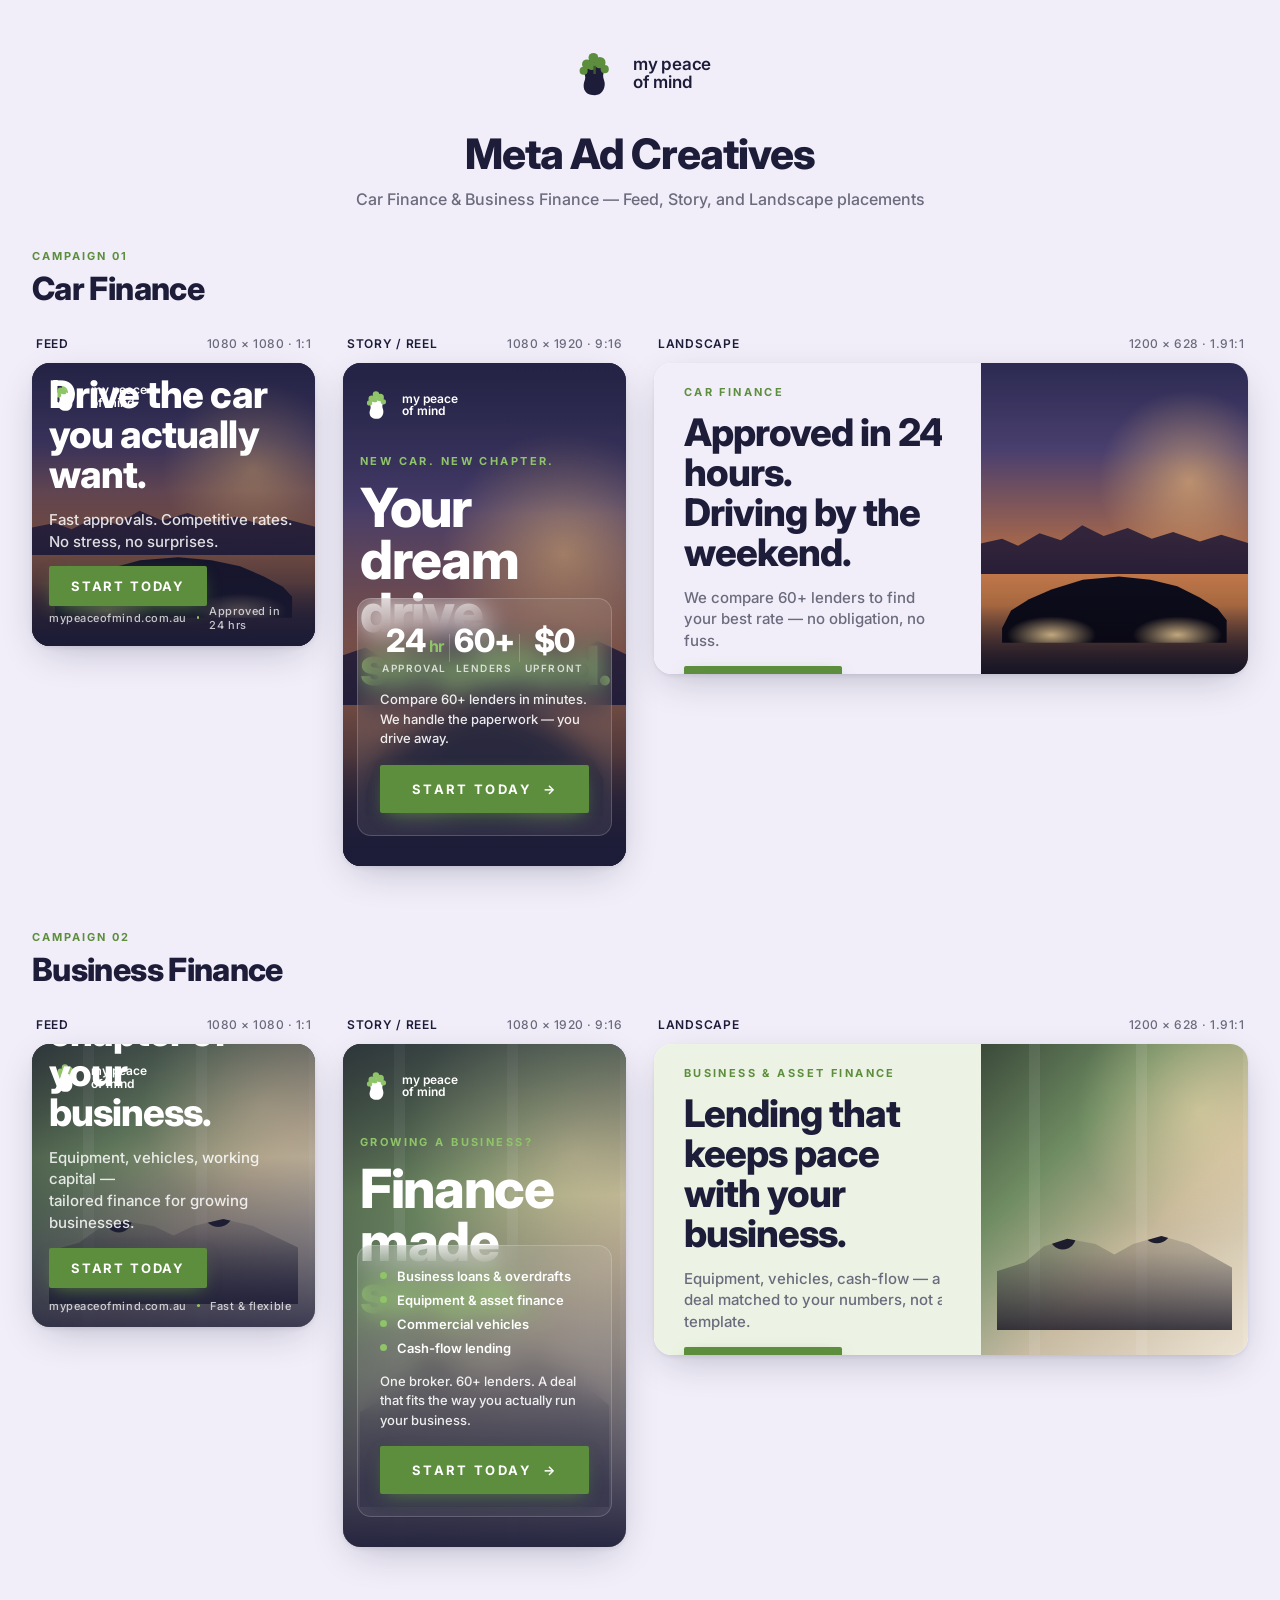
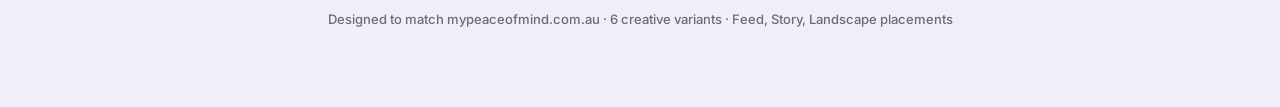
<file: index.html>
<!DOCTYPE html>
<html lang="en">
<head>
  <meta charset="UTF-8" />
  <meta name="viewport" content="width=device-width, initial-scale=1.0" />
  <title>My Peace of Mind — Meta Ad Creatives</title>
  <link rel="preconnect" href="https://fonts.googleapis.com" />
  <link rel="preconnect" href="https://fonts.gstatic.com" crossorigin />
  <link href="https://fonts.googleapis.com/css2?family=Inter:wght@400;500;600;700;800;900&display=swap" rel="stylesheet" />
  <link rel="stylesheet" href="meta-ads.css" />
</head>
<body>

  <!-- Gallery header -->
  <header class="page-header">
    <div class="brand-row">
      <!-- Brand logo: tree/face silhouette + lowercase wordmark -->
      <svg class="brand-mark" viewBox="0 0 64 64" xmlns="http://www.w3.org/2000/svg" aria-hidden="true">
        <!-- Face profile -->
        <path d="M32 58c-10 0-14-5-14-12 0-4 2-6 2-10 0-3-2-5-2-9 0-8 6-14 14-14 7 0 12 5 12 12 0 4-2 6-2 9 0 4 2 6 2 10 0 7-4 14-12 14z"
              fill="#1d1d3a" />
        <!-- Tree foliage -->
        <g fill="#5d8e3d">
          <circle cx="22" cy="20" r="6"/>
          <circle cx="30" cy="12" r="6"/>
          <circle cx="38" cy="18" r="7"/>
          <circle cx="18" cy="28" r="5"/>
          <circle cx="44" cy="26" r="5"/>
          <circle cx="28" cy="22" r="5"/>
        </g>
        <!-- Trunk -->
        <rect x="30" y="22" width="3" height="10" fill="#3e5a2a"/>
      </svg>
      <div class="brand-word">
        <span>my peace</span>
        <span>of mind</span>
      </div>
    </div>
    <h1>Meta Ad Creatives</h1>
    <p class="subtitle">Car Finance &amp; Business Finance — Feed, Story, and Landscape placements</p>
  </header>

  <!-- ════════════════════════ CAR FINANCE ════════════════════════ -->
  <section class="ad-section">
    <div class="section-head">
      <span class="section-kicker">Campaign 01</span>
      <h2>Car Finance</h2>
    </div>

    <div class="ad-grid">

      <!-- ─── Square 1:1 (Feed) ─── -->
      <figure class="ad-wrap">
        <figcaption>
          <span class="fmt">Feed</span><span class="dims">1080 × 1080 · 1:1</span>
        </figcaption>
        <div class="ad ad-square ad-car-square">
          <div class="photo-layer photo-car"></div>
          <div class="tint-layer tint-dark"></div>

          <header class="ad-logo">
            <svg class="logo-mini" viewBox="0 0 64 64" xmlns="http://www.w3.org/2000/svg" aria-hidden="true">
              <path d="M32 58c-10 0-14-5-14-12 0-4 2-6 2-10 0-3-2-5-2-9 0-8 6-14 14-14 7 0 12 5 12 12 0 4-2 6-2 9 0 4 2 6 2 10 0 7-4 14-12 14z" fill="#ffffff"/>
              <g fill="#8fc468">
                <circle cx="22" cy="20" r="6"/><circle cx="30" cy="12" r="6"/><circle cx="38" cy="18" r="7"/>
                <circle cx="18" cy="28" r="5"/><circle cx="44" cy="26" r="5"/><circle cx="28" cy="22" r="5"/>
              </g>
            </svg>
            <span class="logo-wordmark logo-wordmark-light">my peace<br/>of mind</span>
          </header>

          <div class="ad-body">
            <span class="ad-eyebrow">CAR FINANCE</span>
            <h3 class="ad-title">Drive the car<br/>you actually want.</h3>
            <p class="ad-sub">Fast approvals. Competitive rates.<br/>No stress, no surprises.</p>
            <a class="ad-cta" href="#">START TODAY</a>
          </div>

          <footer class="ad-foot">
            <span>mypeaceofmind.com.au</span>
            <span class="dot"></span>
            <span>Approved in 24 hrs</span>
          </footer>
        </div>
      </figure>

      <!-- ─── Story 9:16 (Story / Reel) ─── -->
      <figure class="ad-wrap">
        <figcaption>
          <span class="fmt">Story / Reel</span><span class="dims">1080 × 1920 · 9:16</span>
        </figcaption>
        <div class="ad ad-story ad-car-story">
          <div class="photo-layer photo-car"></div>
          <div class="tint-layer tint-gradient-up"></div>

          <header class="ad-logo story-logo">
            <svg class="logo-mini" viewBox="0 0 64 64" xmlns="http://www.w3.org/2000/svg" aria-hidden="true">
              <path d="M32 58c-10 0-14-5-14-12 0-4 2-6 2-10 0-3-2-5-2-9 0-8 6-14 14-14 7 0 12 5 12 12 0 4-2 6-2 9 0 4 2 6 2 10 0 7-4 14-12 14z" fill="#ffffff"/>
              <g fill="#8fc468">
                <circle cx="22" cy="20" r="6"/><circle cx="30" cy="12" r="6"/><circle cx="38" cy="18" r="7"/>
                <circle cx="18" cy="28" r="5"/><circle cx="44" cy="26" r="5"/><circle cx="28" cy="22" r="5"/>
              </g>
            </svg>
            <span class="logo-wordmark logo-wordmark-light">my peace<br/>of mind</span>
          </header>

          <div class="story-headline">
            <span class="ad-eyebrow eyebrow-light">NEW CAR. NEW CHAPTER.</span>
            <h3 class="ad-title story-title">
              Your dream<br/>drive,<br/><em>simplified.</em>
            </h3>
          </div>

          <div class="story-panel">
            <div class="story-stats">
              <div class="stat">
                <span class="stat-num">24<small>hr</small></span>
                <span class="stat-label">Approval</span>
              </div>
              <div class="stat-div"></div>
              <div class="stat">
                <span class="stat-num">60+</span>
                <span class="stat-label">Lenders</span>
              </div>
              <div class="stat-div"></div>
              <div class="stat">
                <span class="stat-num">$0</span>
                <span class="stat-label">Upfront</span>
              </div>
            </div>
            <p class="story-copy">Compare 60+ lenders in minutes. We handle the paperwork — you drive away.</p>
            <a class="ad-cta ad-cta-full" href="#">START TODAY &nbsp;→</a>
          </div>
        </div>
      </figure>

      <!-- ─── Landscape 1.91:1 ─── -->
      <figure class="ad-wrap ad-wrap-wide">
        <figcaption>
          <span class="fmt">Landscape</span><span class="dims">1200 × 628 · 1.91:1</span>
        </figcaption>
        <div class="ad ad-landscape ad-car-landscape">
          <div class="land-left">
            <header class="ad-logo">
              <svg class="logo-mini" viewBox="0 0 64 64" xmlns="http://www.w3.org/2000/svg" aria-hidden="true">
                <path d="M32 58c-10 0-14-5-14-12 0-4 2-6 2-10 0-3-2-5-2-9 0-8 6-14 14-14 7 0 12 5 12 12 0 4-2 6-2 9 0 4 2 6 2 10 0 7-4 14-12 14z" fill="#1d1d3a"/>
                <g fill="#5d8e3d">
                  <circle cx="22" cy="20" r="6"/><circle cx="30" cy="12" r="6"/><circle cx="38" cy="18" r="7"/>
                  <circle cx="18" cy="28" r="5"/><circle cx="44" cy="26" r="5"/><circle cx="28" cy="22" r="5"/>
                </g>
              </svg>
              <span class="logo-wordmark logo-wordmark-dark">my peace<br/>of mind</span>
            </header>

            <span class="ad-eyebrow eyebrow-dark">CAR FINANCE</span>
            <h3 class="ad-title title-dark">Approved in 24 hours.<br/>Driving by the weekend.</h3>
            <p class="ad-sub sub-dark">We compare 60+ lenders to find your best rate — no obligation, no fuss.</p>
            <a class="ad-cta" href="#">START TODAY</a>
          </div>
          <div class="land-right photo-car"></div>
        </div>
      </figure>

    </div>
  </section>

  <!-- ════════════════════════ BUSINESS FINANCE ════════════════════════ -->
  <section class="ad-section">
    <div class="section-head">
      <span class="section-kicker">Campaign 02</span>
      <h2>Business Finance</h2>
    </div>

    <div class="ad-grid">

      <!-- ─── Square 1:1 (Feed) ─── -->
      <figure class="ad-wrap">
        <figcaption>
          <span class="fmt">Feed</span><span class="dims">1080 × 1080 · 1:1</span>
        </figcaption>
        <div class="ad ad-square ad-biz-square">
          <div class="photo-layer photo-biz"></div>
          <div class="tint-layer tint-biz"></div>

          <header class="ad-logo">
            <svg class="logo-mini" viewBox="0 0 64 64" xmlns="http://www.w3.org/2000/svg" aria-hidden="true">
              <path d="M32 58c-10 0-14-5-14-12 0-4 2-6 2-10 0-3-2-5-2-9 0-8 6-14 14-14 7 0 12 5 12 12 0 4-2 6-2 9 0 4 2 6 2 10 0 7-4 14-12 14z" fill="#ffffff"/>
              <g fill="#8fc468">
                <circle cx="22" cy="20" r="6"/><circle cx="30" cy="12" r="6"/><circle cx="38" cy="18" r="7"/>
                <circle cx="18" cy="28" r="5"/><circle cx="44" cy="26" r="5"/><circle cx="28" cy="22" r="5"/>
              </g>
            </svg>
            <span class="logo-wordmark logo-wordmark-light">my peace<br/>of mind</span>
          </header>

          <div class="ad-body">
            <span class="ad-eyebrow">BUSINESS FINANCE</span>
            <h3 class="ad-title">Fuel the next<br/>chapter of your<br/>business.</h3>
            <p class="ad-sub">Equipment, vehicles, working capital —<br/>tailored finance for growing businesses.</p>
            <a class="ad-cta" href="#">START TODAY</a>
          </div>

          <footer class="ad-foot">
            <span>mypeaceofmind.com.au</span>
            <span class="dot"></span>
            <span>Fast &amp; flexible</span>
          </footer>
        </div>
      </figure>

      <!-- ─── Story 9:16 ─── -->
      <figure class="ad-wrap">
        <figcaption>
          <span class="fmt">Story / Reel</span><span class="dims">1080 × 1920 · 9:16</span>
        </figcaption>
        <div class="ad ad-story ad-biz-story">
          <div class="photo-layer photo-biz"></div>
          <div class="tint-layer tint-gradient-up-biz"></div>

          <header class="ad-logo story-logo">
            <svg class="logo-mini" viewBox="0 0 64 64" xmlns="http://www.w3.org/2000/svg" aria-hidden="true">
              <path d="M32 58c-10 0-14-5-14-12 0-4 2-6 2-10 0-3-2-5-2-9 0-8 6-14 14-14 7 0 12 5 12 12 0 4-2 6-2 9 0 4 2 6 2 10 0 7-4 14-12 14z" fill="#ffffff"/>
              <g fill="#8fc468">
                <circle cx="22" cy="20" r="6"/><circle cx="30" cy="12" r="6"/><circle cx="38" cy="18" r="7"/>
                <circle cx="18" cy="28" r="5"/><circle cx="44" cy="26" r="5"/><circle cx="28" cy="22" r="5"/>
              </g>
            </svg>
            <span class="logo-wordmark logo-wordmark-light">my peace<br/>of mind</span>
          </header>

          <div class="story-headline">
            <span class="ad-eyebrow eyebrow-light">GROWING A BUSINESS?</span>
            <h3 class="ad-title story-title">
              Finance<br/>made<br/><em>simple.</em>
            </h3>
          </div>

          <div class="story-panel">
            <div class="biz-bullets">
              <div class="bullet"><span class="bullet-dot"></span>Business loans &amp; overdrafts</div>
              <div class="bullet"><span class="bullet-dot"></span>Equipment &amp; asset finance</div>
              <div class="bullet"><span class="bullet-dot"></span>Commercial vehicles</div>
              <div class="bullet"><span class="bullet-dot"></span>Cash-flow lending</div>
            </div>
            <p class="story-copy">One broker. 60+ lenders. A deal that fits the way you actually run your business.</p>
            <a class="ad-cta ad-cta-full" href="#">START TODAY &nbsp;→</a>
          </div>
        </div>
      </figure>

      <!-- ─── Landscape 1.91:1 ─── -->
      <figure class="ad-wrap ad-wrap-wide">
        <figcaption>
          <span class="fmt">Landscape</span><span class="dims">1200 × 628 · 1.91:1</span>
        </figcaption>
        <div class="ad ad-landscape ad-biz-landscape">
          <div class="land-left land-left-alt">
            <header class="ad-logo">
              <svg class="logo-mini" viewBox="0 0 64 64" xmlns="http://www.w3.org/2000/svg" aria-hidden="true">
                <path d="M32 58c-10 0-14-5-14-12 0-4 2-6 2-10 0-3-2-5-2-9 0-8 6-14 14-14 7 0 12 5 12 12 0 4-2 6-2 9 0 4 2 6 2 10 0 7-4 14-12 14z" fill="#1d1d3a"/>
                <g fill="#5d8e3d">
                  <circle cx="22" cy="20" r="6"/><circle cx="30" cy="12" r="6"/><circle cx="38" cy="18" r="7"/>
                  <circle cx="18" cy="28" r="5"/><circle cx="44" cy="26" r="5"/><circle cx="28" cy="22" r="5"/>
                </g>
              </svg>
              <span class="logo-wordmark logo-wordmark-dark">my peace<br/>of mind</span>
            </header>

            <span class="ad-eyebrow eyebrow-dark">BUSINESS &amp; ASSET FINANCE</span>
            <h3 class="ad-title title-dark">Lending that keeps pace<br/>with your business.</h3>
            <p class="ad-sub sub-dark">Equipment, vehicles, cash-flow — a deal matched to your numbers, not a template.</p>
            <a class="ad-cta" href="#">START TODAY</a>
          </div>
          <div class="land-right photo-biz"></div>
        </div>
      </figure>

    </div>
  </section>

  <footer class="page-footer">
    <p>Designed to match mypeaceofmind.com.au · 6 creative variants · Feed, Story, Landscape placements</p>
  </footer>

</body>
</html>
</file>
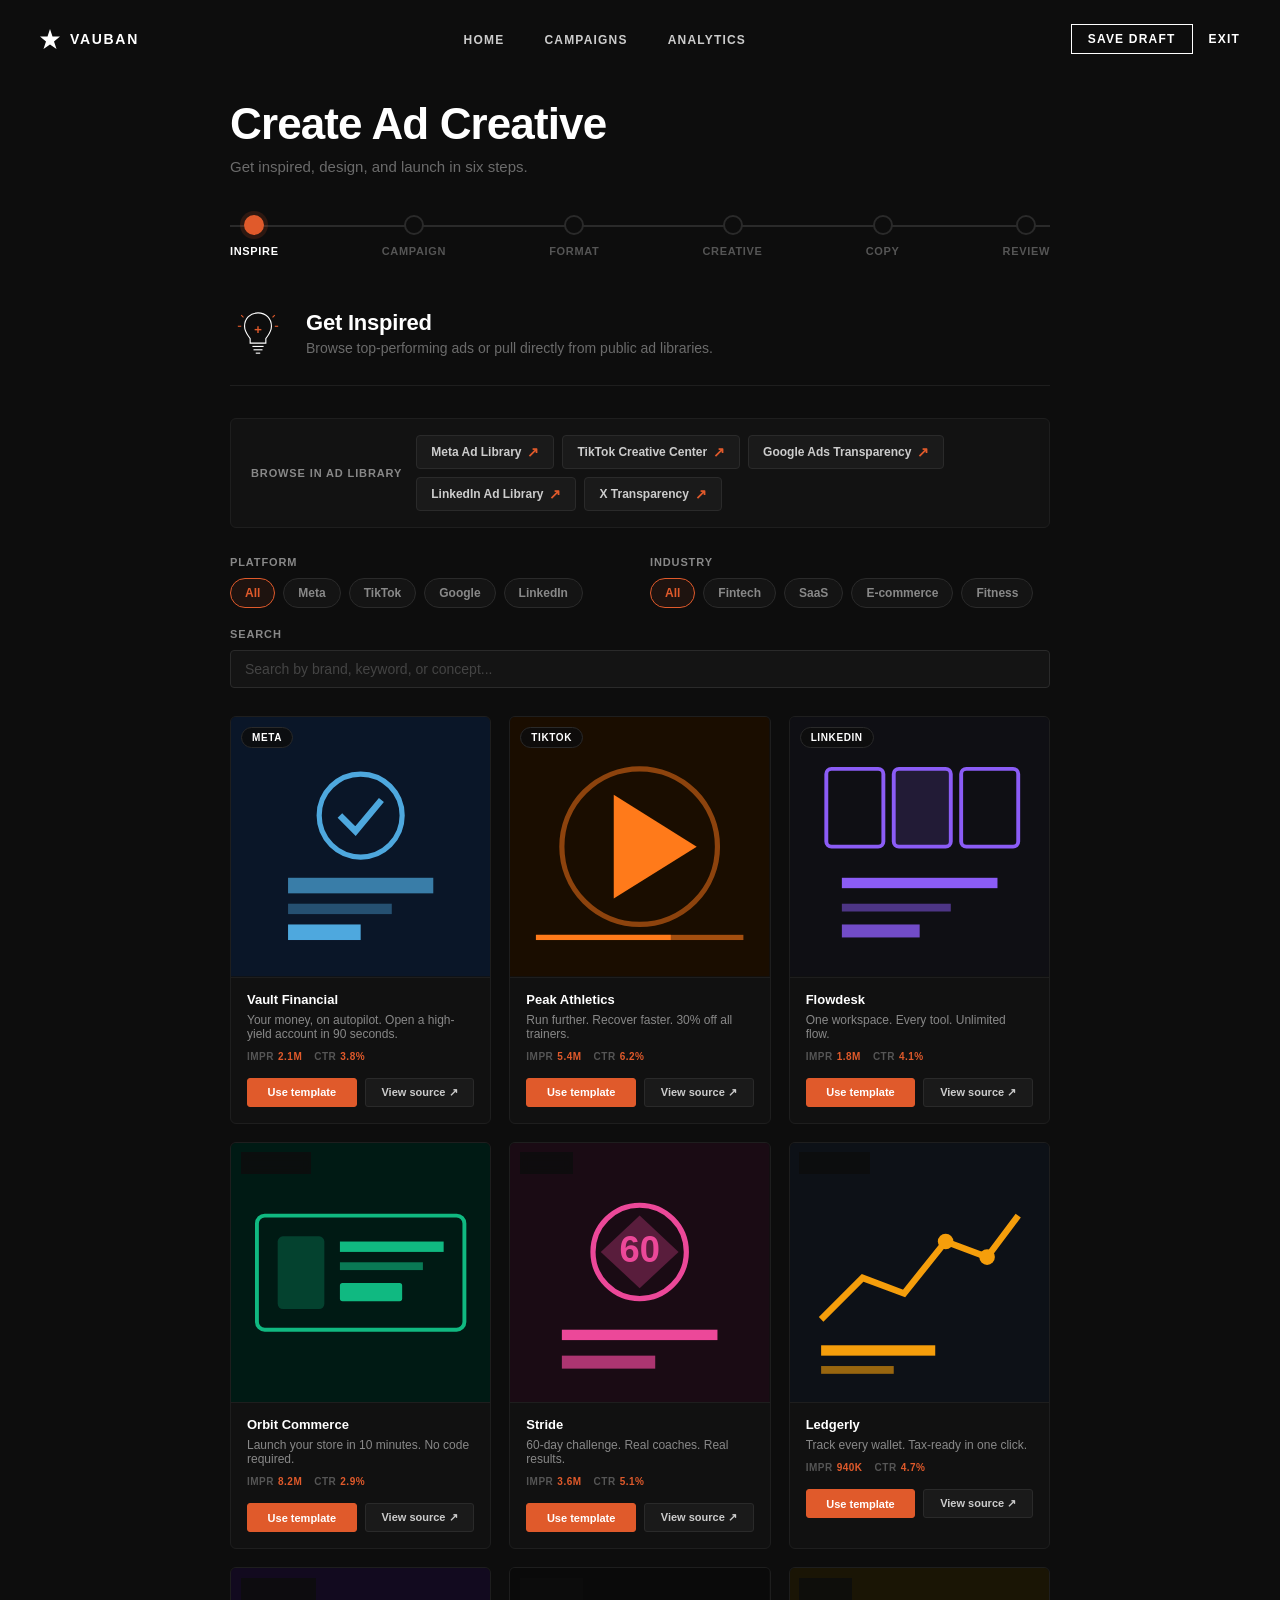
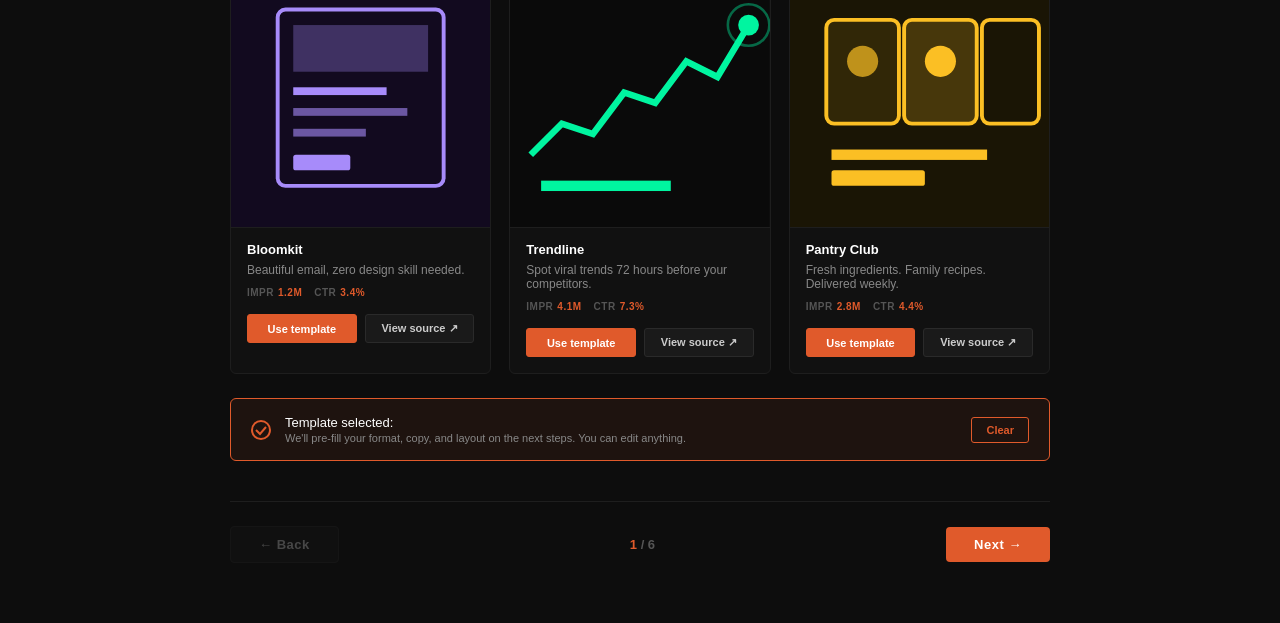
<file: ad-workflow.html>
<!DOCTYPE html>
<html lang="en">
<head>
  <meta charset="UTF-8" />
  <meta name="viewport" content="width=device-width, initial-scale=1.0" />
  <title>Vauban — Create Ad</title>
  <link rel="stylesheet" href="styles.css" />
  <link rel="stylesheet" href="ad-workflow.css" />
</head>
<body>

  <!-- Navigation -->
  <nav class="nav">
    <div class="nav-logo">
      <svg width="20" height="20" viewBox="0 0 20 20" fill="none" xmlns="http://www.w3.org/2000/svg">
        <path d="M10 0L12.5 7.5H20L14 12.5L16.5 20L10 15.5L3.5 20L6 12.5L0 7.5H7.5L10 0Z" fill="white"/>
      </svg>
      <span class="nav-logo-text">VAUBAN</span>
    </div>
    <ul class="nav-links">
      <li><a href="index.html">HOME</a></li>
      <li><a href="#">CAMPAIGNS</a></li>
      <li><a href="#">ANALYTICS</a></li>
    </ul>
    <div class="nav-actions">
      <a href="#" class="btn-login">SAVE DRAFT</a>
      <a href="#" class="btn-get-started">EXIT</a>
    </div>
  </nav>

  <!-- Workflow Container -->
  <main class="workflow">

    <!-- Page Header -->
    <div class="workflow-header">
      <h1 class="workflow-title">Create Ad Creative</h1>
      <p class="workflow-subtitle">Get inspired, design, and launch in six steps.</p>
    </div>

    <!-- Step Progress Bar -->
    <div class="stepper">
      <div class="stepper-track">
        <div class="stepper-fill" id="stepperFill"></div>
      </div>
      <div class="stepper-steps">
        <button class="stepper-step active" data-step="1">
          <span class="stepper-dot"></span>
          <span class="stepper-label">Inspire</span>
        </button>
        <button class="stepper-step" data-step="2">
          <span class="stepper-dot"></span>
          <span class="stepper-label">Campaign</span>
        </button>
        <button class="stepper-step" data-step="3">
          <span class="stepper-dot"></span>
          <span class="stepper-label">Format</span>
        </button>
        <button class="stepper-step" data-step="4">
          <span class="stepper-dot"></span>
          <span class="stepper-label">Creative</span>
        </button>
        <button class="stepper-step" data-step="5">
          <span class="stepper-dot"></span>
          <span class="stepper-label">Copy</span>
        </button>
        <button class="stepper-step" data-step="6">
          <span class="stepper-dot"></span>
          <span class="stepper-label">Review</span>
        </button>
      </div>
    </div>

    <!-- Step Panels -->
    <div class="steps-container">

      <!-- Step 1: Inspire -->
      <section class="step-panel active" data-panel="1">
        <div class="panel-header">
          <div class="panel-icon">
            <svg viewBox="0 0 100 100" fill="none" xmlns="http://www.w3.org/2000/svg">
              <path d="M50 14 C36 14 26 24 26 38 C26 48 32 54 36 60 L36 68 L64 68 L64 60 C68 54 74 48 74 38 C74 24 64 14 50 14 Z" stroke="white" stroke-width="2" fill="none"/>
              <line x1="40" y1="74" x2="60" y2="74" stroke="white" stroke-width="2"/>
              <line x1="42" y1="80" x2="58" y2="80" stroke="white" stroke-width="2"/>
              <line x1="46" y1="86" x2="54" y2="86" stroke="white" stroke-width="2"/>
              <line x1="50" y1="38" x2="50" y2="50" stroke="#e05a2b" stroke-width="2.5"/>
              <line x1="44" y1="44" x2="56" y2="44" stroke="#e05a2b" stroke-width="2.5"/>
              <line x1="20" y1="38" x2="14" y2="38" stroke="#e05a2b" stroke-width="2"/>
              <line x1="86" y1="38" x2="80" y2="38" stroke="#e05a2b" stroke-width="2"/>
              <line x1="24" y1="22" x2="20" y2="18" stroke="#e05a2b" stroke-width="2"/>
              <line x1="76" y1="22" x2="80" y2="18" stroke="#e05a2b" stroke-width="2"/>
            </svg>
          </div>
          <div>
            <h2 class="panel-title">Get Inspired</h2>
            <p class="panel-desc">Browse top-performing ads or pull directly from public ad libraries.</p>
          </div>
        </div>

        <!-- Ad Library Sources -->
        <div class="library-bar">
          <span class="library-bar-label">Browse in ad library</span>
          <div class="library-links">
            <a href="https://www.facebook.com/ads/library/" target="_blank" rel="noopener" class="library-link">
              <span class="library-link-name">Meta Ad Library</span>
              <span class="library-link-arrow">&#8599;</span>
            </a>
            <a href="https://library.tiktok.com/ads" target="_blank" rel="noopener" class="library-link">
              <span class="library-link-name">TikTok Creative Center</span>
              <span class="library-link-arrow">&#8599;</span>
            </a>
            <a href="https://adstransparency.google.com/" target="_blank" rel="noopener" class="library-link">
              <span class="library-link-name">Google Ads Transparency</span>
              <span class="library-link-arrow">&#8599;</span>
            </a>
            <a href="https://www.linkedin.com/ad-library/home" target="_blank" rel="noopener" class="library-link">
              <span class="library-link-name">LinkedIn Ad Library</span>
              <span class="library-link-arrow">&#8599;</span>
            </a>
            <a href="https://transparency.x.com/en" target="_blank" rel="noopener" class="library-link">
              <span class="library-link-name">X Transparency</span>
              <span class="library-link-arrow">&#8599;</span>
            </a>
          </div>
        </div>

        <!-- Filters -->
        <div class="inspire-filters">
          <div class="filter-group">
            <label class="form-label">Platform</label>
            <div class="chip-row">
              <button class="chip active" data-filter="platform" data-value="all">All</button>
              <button class="chip" data-filter="platform" data-value="meta">Meta</button>
              <button class="chip" data-filter="platform" data-value="tiktok">TikTok</button>
              <button class="chip" data-filter="platform" data-value="google">Google</button>
              <button class="chip" data-filter="platform" data-value="linkedin">LinkedIn</button>
            </div>
          </div>
          <div class="filter-group">
            <label class="form-label">Industry</label>
            <div class="chip-row">
              <button class="chip active" data-filter="industry" data-value="all">All</button>
              <button class="chip" data-filter="industry" data-value="fintech">Fintech</button>
              <button class="chip" data-filter="industry" data-value="saas">SaaS</button>
              <button class="chip" data-filter="industry" data-value="ecommerce">E-commerce</button>
              <button class="chip" data-filter="industry" data-value="fitness">Fitness</button>
            </div>
          </div>
          <div class="filter-group full-width">
            <label class="form-label" for="inspireSearch">Search</label>
            <input type="text" id="inspireSearch" class="form-input" placeholder="Search by brand, keyword, or concept..." />
          </div>
        </div>

        <!-- Inspiration Gallery -->
        <div class="inspire-gallery" id="inspireGallery"></div>

        <!-- Selected inspiration banner -->
        <div class="selected-banner" id="selectedBanner" hidden>
          <div class="selected-banner-icon">
            <svg viewBox="0 0 20 20" fill="none" xmlns="http://www.w3.org/2000/svg">
              <circle cx="10" cy="10" r="9" stroke="#e05a2b" stroke-width="2"/>
              <polyline points="5,10 9,14 15,7" stroke="#e05a2b" stroke-width="2" fill="none"/>
            </svg>
          </div>
          <div class="selected-banner-body">
            <span class="selected-banner-title">Template selected: <strong id="selectedTitle"></strong></span>
            <span class="selected-banner-sub">We'll pre-fill your format, copy, and layout on the next steps. You can edit anything.</span>
          </div>
          <button class="selected-banner-clear" id="selectedClear">Clear</button>
        </div>
      </section>

      <!-- Step 2: Campaign Setup -->
      <section class="step-panel" data-panel="2">
        <div class="panel-header">
          <div class="panel-icon">
            <svg viewBox="0 0 100 100" fill="none" xmlns="http://www.w3.org/2000/svg">
              <rect x="20" y="24" width="60" height="52" rx="3" stroke="white" stroke-width="2"/>
              <line x1="20" y1="40" x2="80" y2="40" stroke="white" stroke-width="1.5"/>
              <circle cx="32" cy="32" r="3" fill="#e05a2b"/>
              <circle cx="42" cy="32" r="3" fill="#e05a2b"/>
              <circle cx="52" cy="32" r="3" fill="#e05a2b"/>
              <line x1="28" y1="50" x2="58" y2="50" stroke="#e05a2b" stroke-width="1.5"/>
              <line x1="28" y1="58" x2="50" y2="58" stroke="#e05a2b" stroke-width="1.5"/>
              <line x1="28" y1="66" x2="54" y2="66" stroke="#e05a2b" stroke-width="1.5"/>
            </svg>
          </div>
          <div>
            <h2 class="panel-title">Campaign Setup</h2>
            <p class="panel-desc">Define the basics of your ad campaign.</p>
          </div>
        </div>
        <div class="form-grid">
          <div class="form-group full-width">
            <label class="form-label" for="campaignName">Campaign Name</label>
            <input type="text" id="campaignName" class="form-input" placeholder="e.g. Q2 Brand Awareness Push" />
          </div>
          <div class="form-group">
            <label class="form-label" for="objective">Objective</label>
            <select id="objective" class="form-select">
              <option value="">Select objective</option>
              <option value="awareness">Brand Awareness</option>
              <option value="traffic">Website Traffic</option>
              <option value="engagement">Engagement</option>
              <option value="leads">Lead Generation</option>
              <option value="conversions">Conversions</option>
              <option value="app-installs">App Installs</option>
            </select>
          </div>
          <div class="form-group">
            <label class="form-label" for="platform">Platform</label>
            <select id="platform" class="form-select">
              <option value="">Select platform</option>
              <option value="meta">Meta (Facebook & Instagram)</option>
              <option value="google">Google Ads</option>
              <option value="tiktok">TikTok</option>
              <option value="linkedin">LinkedIn</option>
              <option value="x">X (Twitter)</option>
              <option value="youtube">YouTube</option>
            </select>
          </div>
          <div class="form-group">
            <label class="form-label" for="startDate">Start Date</label>
            <input type="date" id="startDate" class="form-input" />
          </div>
          <div class="form-group">
            <label class="form-label" for="endDate">End Date</label>
            <input type="date" id="endDate" class="form-input" />
          </div>
          <div class="form-group">
            <label class="form-label" for="budget">Budget</label>
            <input type="text" id="budget" class="form-input" placeholder="$0.00" />
          </div>
          <div class="form-group">
            <label class="form-label" for="audience">Target Audience</label>
            <select id="audience" class="form-select">
              <option value="">Select audience</option>
              <option value="broad">Broad Reach</option>
              <option value="custom">Custom Audience</option>
              <option value="lookalike">Lookalike Audience</option>
              <option value="retargeting">Retargeting</option>
            </select>
          </div>
        </div>
      </section>

      <!-- Step 3: Ad Format -->
      <section class="step-panel" data-panel="3">
        <div class="panel-header">
          <div class="panel-icon">
            <svg viewBox="0 0 100 100" fill="none" xmlns="http://www.w3.org/2000/svg">
              <rect x="12" y="22" width="34" height="56" rx="3" stroke="white" stroke-width="2"/>
              <rect x="54" y="22" width="34" height="34" rx="3" stroke="white" stroke-width="2"/>
              <rect x="54" y="64" width="34" height="14" rx="2" stroke="white" stroke-width="2"/>
              <line x1="20" y1="38" x2="38" y2="38" stroke="#e05a2b" stroke-width="1.5"/>
              <line x1="20" y1="46" x2="34" y2="46" stroke="#e05a2b" stroke-width="1.5"/>
              <polygon points="67,34 67,48 79,41" stroke="#e05a2b" stroke-width="2" fill="none"/>
            </svg>
          </div>
          <div>
            <h2 class="panel-title">Ad Format</h2>
            <p class="panel-desc">Choose how your ad will appear.</p>
          </div>
        </div>
        <div class="format-grid">
          <label class="format-card">
            <input type="radio" name="adFormat" value="single-image" checked />
            <div class="format-card-inner">
              <svg viewBox="0 0 80 80" fill="none" xmlns="http://www.w3.org/2000/svg">
                <rect x="8" y="14" width="64" height="52" rx="3" stroke="white" stroke-width="1.5"/>
                <circle cx="26" cy="32" r="6" stroke="#e05a2b" stroke-width="1.5"/>
                <polyline points="8,54 28,38 48,50 58,42 72,54" stroke="#e05a2b" stroke-width="1.5" fill="none"/>
              </svg>
              <span class="format-name">Single Image</span>
              <span class="format-desc">One powerful static visual</span>
            </div>
          </label>
          <label class="format-card">
            <input type="radio" name="adFormat" value="carousel" />
            <div class="format-card-inner">
              <svg viewBox="0 0 80 80" fill="none" xmlns="http://www.w3.org/2000/svg">
                <rect x="4" y="18" width="40" height="44" rx="3" stroke="white" stroke-width="1.5"/>
                <rect x="20" y="14" width="40" height="44" rx="3" stroke="white" stroke-width="1.5" fill="#0d0d0d"/>
                <rect x="36" y="10" width="40" height="44" rx="3" stroke="white" stroke-width="1.5" fill="#0d0d0d"/>
                <line x1="44" y1="28" x2="68" y2="28" stroke="#e05a2b" stroke-width="1.5"/>
                <line x1="44" y1="36" x2="62" y2="36" stroke="#e05a2b" stroke-width="1.5"/>
              </svg>
              <span class="format-name">Carousel</span>
              <span class="format-desc">Multiple swipeable cards</span>
            </div>
          </label>
          <label class="format-card">
            <input type="radio" name="adFormat" value="video" />
            <div class="format-card-inner">
              <svg viewBox="0 0 80 80" fill="none" xmlns="http://www.w3.org/2000/svg">
                <rect x="8" y="14" width="64" height="52" rx="3" stroke="white" stroke-width="1.5"/>
                <polygon points="32,28 32,52 56,40" stroke="#e05a2b" stroke-width="2" fill="none"/>
              </svg>
              <span class="format-name">Video</span>
              <span class="format-desc">Short-form video ad</span>
            </div>
          </label>
          <label class="format-card">
            <input type="radio" name="adFormat" value="stories" />
            <div class="format-card-inner">
              <svg viewBox="0 0 80 80" fill="none" xmlns="http://www.w3.org/2000/svg">
                <rect x="22" y="6" width="36" height="68" rx="4" stroke="white" stroke-width="1.5"/>
                <rect x="26" y="12" width="28" height="50" rx="2" stroke="white" stroke-width="1"/>
                <circle cx="40" cy="68" r="2" stroke="white" stroke-width="1"/>
                <line x1="30" y1="30" x2="50" y2="30" stroke="#e05a2b" stroke-width="1.5"/>
                <line x1="30" y1="38" x2="44" y2="38" stroke="#e05a2b" stroke-width="1.5"/>
              </svg>
              <span class="format-name">Stories</span>
              <span class="format-desc">Full-screen vertical format</span>
            </div>
          </label>
          <label class="format-card">
            <input type="radio" name="adFormat" value="banner" />
            <div class="format-card-inner">
              <svg viewBox="0 0 80 80" fill="none" xmlns="http://www.w3.org/2000/svg">
                <rect x="4" y="28" width="72" height="24" rx="2" stroke="white" stroke-width="1.5"/>
                <line x1="12" y1="36" x2="40" y2="36" stroke="#e05a2b" stroke-width="1.5"/>
                <line x1="12" y1="44" x2="32" y2="44" stroke="#e05a2b" stroke-width="1.5"/>
                <rect x="56" y="34" width="14" height="12" rx="2" stroke="#e05a2b" stroke-width="1.5"/>
              </svg>
              <span class="format-name">Banner</span>
              <span class="format-desc">Standard display banner</span>
            </div>
          </label>
          <label class="format-card">
            <input type="radio" name="adFormat" value="native" />
            <div class="format-card-inner">
              <svg viewBox="0 0 80 80" fill="none" xmlns="http://www.w3.org/2000/svg">
                <rect x="8" y="10" width="64" height="60" rx="3" stroke="white" stroke-width="1.5"/>
                <rect x="14" y="16" width="52" height="28" rx="2" stroke="white" stroke-width="1"/>
                <line x1="14" y1="52" x2="52" y2="52" stroke="#e05a2b" stroke-width="1.5"/>
                <line x1="14" y1="60" x2="40" y2="60" stroke="#e05a2b" stroke-width="1.5"/>
              </svg>
              <span class="format-name">Native</span>
              <span class="format-desc">Blends with platform content</span>
            </div>
          </label>
        </div>
        <div class="form-grid" style="margin-top: 32px;">
          <div class="form-group">
            <label class="form-label" for="aspectRatio">Aspect Ratio</label>
            <select id="aspectRatio" class="form-select">
              <option value="1:1">1:1 Square</option>
              <option value="16:9">16:9 Landscape</option>
              <option value="9:16">9:16 Portrait</option>
              <option value="4:5">4:5 Vertical</option>
            </select>
          </div>
          <div class="form-group">
            <label class="form-label" for="placement">Placement</label>
            <select id="placement" class="form-select">
              <option value="auto">Automatic</option>
              <option value="feed">Feed</option>
              <option value="stories">Stories / Reels</option>
              <option value="sidebar">Sidebar</option>
              <option value="search">Search Results</option>
            </select>
          </div>
        </div>
      </section>

      <!-- Step 4: Creative Design -->
      <section class="step-panel" data-panel="4">
        <div class="panel-header">
          <div class="panel-icon">
            <svg viewBox="0 0 100 100" fill="none" xmlns="http://www.w3.org/2000/svg">
              <rect x="18" y="18" width="64" height="64" rx="3" stroke="white" stroke-width="2"/>
              <circle cx="36" cy="38" r="8" stroke="#e05a2b" stroke-width="2"/>
              <polyline points="18,70 38,50 56,62 68,48 82,62" stroke="#e05a2b" stroke-width="2" fill="none"/>
              <line x1="62" y1="18" x2="62" y2="38" stroke="white" stroke-width="1.5"/>
              <line x1="62" y1="28" x2="82" y2="28" stroke="white" stroke-width="1.5"/>
            </svg>
          </div>
          <div>
            <h2 class="panel-title">Creative Design</h2>
            <p class="panel-desc">Upload assets and design your ad visual.</p>
          </div>
        </div>
        <div class="creative-layout">
          <div class="upload-zone" id="uploadZone">
            <svg width="48" height="48" viewBox="0 0 48 48" fill="none" xmlns="http://www.w3.org/2000/svg">
              <rect x="4" y="4" width="40" height="40" rx="4" stroke="#444" stroke-width="1.5" stroke-dasharray="4 4"/>
              <line x1="24" y1="14" x2="24" y2="34" stroke="#e05a2b" stroke-width="2"/>
              <line x1="14" y1="24" x2="34" y2="24" stroke="#e05a2b" stroke-width="2"/>
            </svg>
            <p class="upload-text">Drag and drop files here, or <span class="upload-link">browse</span></p>
            <p class="upload-hint">PNG, JPG, MP4 up to 50MB</p>
          </div>
          <div class="design-options">
            <div class="form-group">
              <label class="form-label" for="bgColor">Background Color</label>
              <div class="color-input-wrap">
                <input type="color" id="bgColor" class="form-color" value="#0d0d0d" />
                <input type="text" class="form-input" value="#0d0d0d" placeholder="#000000" />
              </div>
            </div>
            <div class="form-group">
              <label class="form-label" for="accentColor">Accent Color</label>
              <div class="color-input-wrap">
                <input type="color" id="accentColor" class="form-color" value="#e05a2b" />
                <input type="text" class="form-input" value="#e05a2b" placeholder="#e05a2b" />
              </div>
            </div>
            <div class="form-group">
              <label class="form-label">Logo Position</label>
              <div class="position-grid">
                <button class="pos-btn active" data-pos="top-left">TL</button>
                <button class="pos-btn" data-pos="top-center">TC</button>
                <button class="pos-btn" data-pos="top-right">TR</button>
                <button class="pos-btn" data-pos="bottom-left">BL</button>
                <button class="pos-btn" data-pos="bottom-center">BC</button>
                <button class="pos-btn" data-pos="bottom-right">BR</button>
              </div>
            </div>
            <div class="form-group">
              <label class="form-label" for="overlayStyle">Overlay Style</label>
              <select id="overlayStyle" class="form-select">
                <option value="none">None</option>
                <option value="gradient-dark">Dark Gradient</option>
                <option value="gradient-light">Light Gradient</option>
                <option value="solid-dark">Solid Dark Overlay</option>
                <option value="blur">Background Blur</option>
              </select>
            </div>
          </div>
        </div>
      </section>

      <!-- Step 5: Copy & Text -->
      <section class="step-panel" data-panel="5">
        <div class="panel-header">
          <div class="panel-icon">
            <svg viewBox="0 0 100 100" fill="none" xmlns="http://www.w3.org/2000/svg">
              <rect x="18" y="20" width="64" height="60" rx="3" stroke="white" stroke-width="2"/>
              <line x1="28" y1="36" x2="72" y2="36" stroke="#e05a2b" stroke-width="2.5"/>
              <line x1="28" y1="48" x2="66" y2="48" stroke="#e05a2b" stroke-width="1.5"/>
              <line x1="28" y1="56" x2="58" y2="56" stroke="#e05a2b" stroke-width="1.5"/>
              <line x1="28" y1="64" x2="62" y2="64" stroke="#e05a2b" stroke-width="1.5"/>
              <path d="M42 14 L50 20 L58 14" stroke="white" stroke-width="2" fill="none"/>
            </svg>
          </div>
          <div>
            <h2 class="panel-title">Copy & Text</h2>
            <p class="panel-desc">Write compelling ad copy that converts.</p>
          </div>
        </div>
        <div class="form-grid">
          <div class="form-group full-width">
            <label class="form-label" for="headline">Headline</label>
            <input type="text" id="headline" class="form-input" placeholder="Grab attention in a few words" maxlength="40" />
            <span class="char-count"><span id="headlineCount">0</span>/40</span>
          </div>
          <div class="form-group full-width">
            <label class="form-label" for="primaryText">Primary Text</label>
            <textarea id="primaryText" class="form-textarea" rows="3" placeholder="Tell your story. What makes your offer unique?" maxlength="125"></textarea>
            <span class="char-count"><span id="primaryCount">0</span>/125</span>
          </div>
          <div class="form-group full-width">
            <label class="form-label" for="description">Description</label>
            <textarea id="description" class="form-textarea" rows="2" placeholder="Additional details shown below the headline" maxlength="250"></textarea>
            <span class="char-count"><span id="descCount">0</span>/250</span>
          </div>
          <div class="form-group">
            <label class="form-label" for="ctaButton">Call to Action</label>
            <select id="ctaButton" class="form-select">
              <option value="learn-more">Learn More</option>
              <option value="shop-now">Shop Now</option>
              <option value="sign-up">Sign Up</option>
              <option value="get-started">Get Started</option>
              <option value="book-now">Book Now</option>
              <option value="contact-us">Contact Us</option>
              <option value="download">Download</option>
              <option value="apply-now">Apply Now</option>
            </select>
          </div>
          <div class="form-group">
            <label class="form-label" for="destUrl">Destination URL</label>
            <input type="url" id="destUrl" class="form-input" placeholder="https://example.com/landing" />
          </div>
          <div class="form-group full-width">
            <label class="form-label" for="displayUrl">Display URL (optional)</label>
            <input type="text" id="displayUrl" class="form-input" placeholder="example.com/promo" />
          </div>
        </div>
      </section>

      <!-- Step 6: Review & Launch -->
      <section class="step-panel" data-panel="6">
        <div class="panel-header">
          <div class="panel-icon">
            <svg viewBox="0 0 100 100" fill="none" xmlns="http://www.w3.org/2000/svg">
              <circle cx="50" cy="50" r="30" stroke="white" stroke-width="2"/>
              <polyline points="38,50 48,60 66,40" stroke="#e05a2b" stroke-width="3" fill="none"/>
              <line x1="50" y1="14" x2="50" y2="20" stroke="white" stroke-width="2"/>
              <line x1="50" y1="80" x2="50" y2="86" stroke="white" stroke-width="2"/>
              <line x1="14" y1="50" x2="20" y2="50" stroke="white" stroke-width="2"/>
              <line x1="80" y1="50" x2="86" y2="50" stroke="white" stroke-width="2"/>
            </svg>
          </div>
          <div>
            <h2 class="panel-title">Review & Launch</h2>
            <p class="panel-desc">Double-check everything before going live.</p>
          </div>
        </div>
        <div class="review-grid">
          <div class="review-card">
            <h3 class="review-card-title">Inspiration</h3>
            <div class="review-row"><span class="review-label">Template</span><span class="review-value" id="revTemplate">None</span></div>
            <div class="review-row"><span class="review-label">Source</span><span class="review-value" id="revSource">--</span></div>
          </div>
          <div class="review-card">
            <h3 class="review-card-title">Campaign</h3>
            <div class="review-row"><span class="review-label">Name</span><span class="review-value" id="revName">--</span></div>
            <div class="review-row"><span class="review-label">Objective</span><span class="review-value" id="revObjective">--</span></div>
            <div class="review-row"><span class="review-label">Platform</span><span class="review-value" id="revPlatform">--</span></div>
            <div class="review-row"><span class="review-label">Budget</span><span class="review-value" id="revBudget">--</span></div>
            <div class="review-row"><span class="review-label">Schedule</span><span class="review-value" id="revSchedule">--</span></div>
          </div>
          <div class="review-card">
            <h3 class="review-card-title">Format & Creative</h3>
            <div class="review-row"><span class="review-label">Ad Format</span><span class="review-value" id="revFormat">--</span></div>
            <div class="review-row"><span class="review-label">Aspect Ratio</span><span class="review-value" id="revRatio">--</span></div>
            <div class="review-row"><span class="review-label">Placement</span><span class="review-value" id="revPlacement">--</span></div>
            <div class="review-row"><span class="review-label">Overlay</span><span class="review-value" id="revOverlay">--</span></div>
          </div>
          <div class="review-card">
            <h3 class="review-card-title">Ad Copy</h3>
            <div class="review-row"><span class="review-label">Headline</span><span class="review-value" id="revHeadline">--</span></div>
            <div class="review-row"><span class="review-label">Primary Text</span><span class="review-value" id="revPrimary">--</span></div>
            <div class="review-row"><span class="review-label">CTA</span><span class="review-value" id="revCta">--</span></div>
            <div class="review-row"><span class="review-label">Destination</span><span class="review-value" id="revUrl">--</span></div>
          </div>
        </div>
      </section>
    </div>

    <!-- Navigation Buttons -->
    <div class="workflow-nav">
      <button class="wf-btn wf-btn-secondary" id="btnBack" disabled>
        &larr; Back
      </button>
      <div class="step-indicator">
        <span id="currentStep">1</span> / 6
      </div>
      <button class="wf-btn wf-btn-primary" id="btnNext">
        Next &rarr;
      </button>
    </div>

  </main>

  <script src="ad-workflow.js"></script>
</body>
</html>
</file>
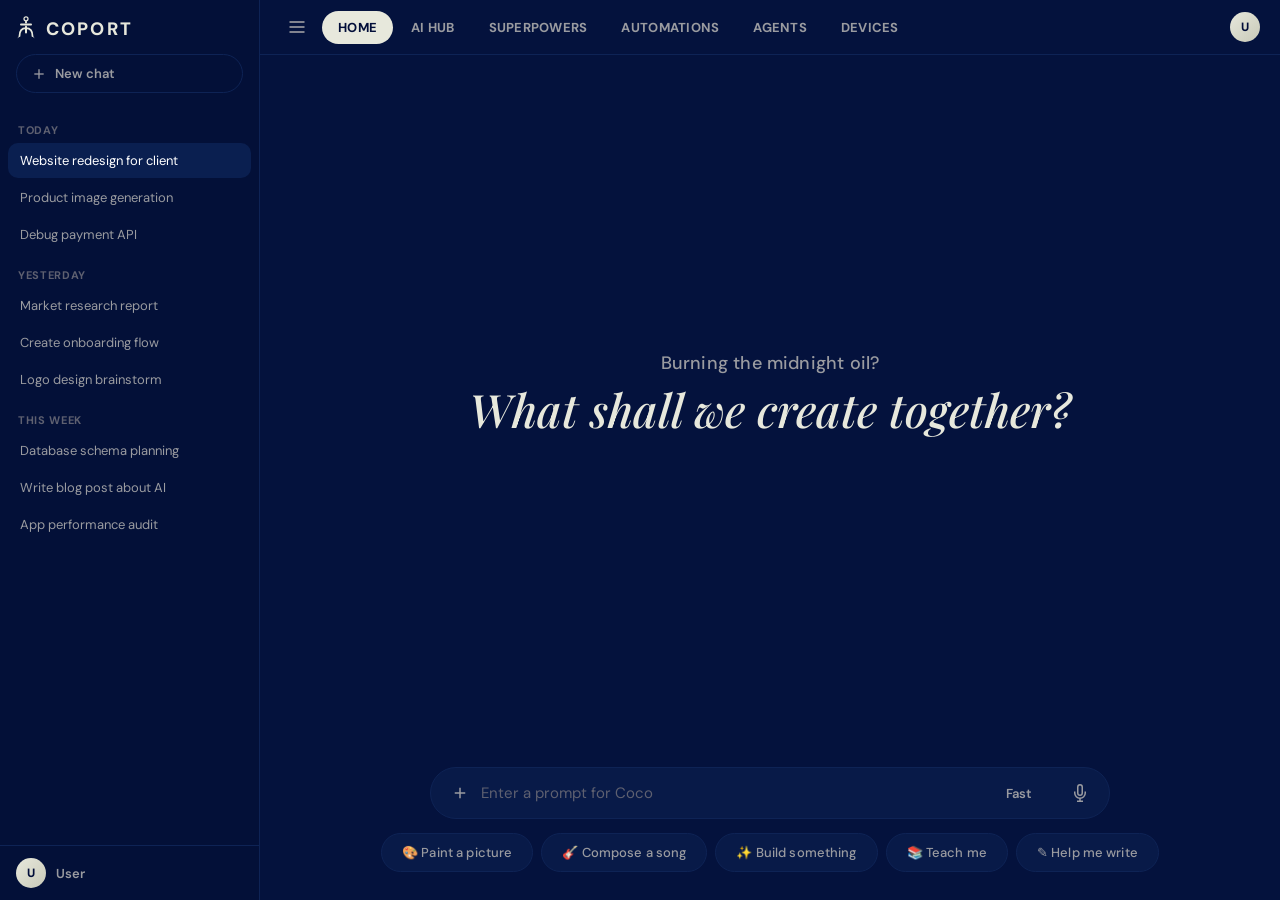
<file: integrate.html>
<!DOCTYPE html>
<html lang="en">
<head>
  <meta charset="UTF-8" />
  <meta name="viewport" content="width=device-width, initial-scale=1.0" />
  <title>Coport</title>
  <link rel="stylesheet" href="integrate.css" />
</head>
<body>

  <!-- ═══ History Sidebar ═══ -->
  <aside class="history" id="history">
    <div class="history-top">
      <div class="history-logo">
        <svg width="20" height="26" viewBox="0 0 40 52" fill="#e7e8dc">
          <circle cx="20" cy="5.5" r="4" stroke="#e7e8dc" stroke-width="2.5" fill="none"/>
          <rect x="18" y="9" width="4" height="6" rx="2"/>
          <rect x="8" y="15" width="24" height="4" rx="2"/>
          <rect x="18" y="19" width="4" height="16" rx="2"/>
          <path d="M7 40 C7 30 12 24 20 24 C28 24 33 30 33 40" stroke="#e7e8dc" stroke-width="3.5" fill="none" stroke-linecap="round"/>
          <path d="M7 40 L3.5 44 L4 42.5 L7.5 38 Z" fill="#e7e8dc"/>
          <path d="M2.5 45 L7 40 L5 43 Z" fill="#e7e8dc"/>
          <path d="M33 40 L36.5 44 L36 42.5 L32.5 38 Z" fill="#e7e8dc"/>
          <path d="M37.5 45 L33 40 L35 43 Z" fill="#e7e8dc"/>
        </svg>
        <span class="history-brand">COPORT</span>
      </div>
      <button class="new-chat-btn" onclick="newChat()">
        <svg viewBox="0 0 24 24" fill="none" stroke="currentColor" stroke-width="2"><line x1="12" y1="5" x2="12" y2="19"/><line x1="5" y1="12" x2="19" y2="12"/></svg>
        New chat
      </button>
    </div>
    <div class="history-list" id="history-list">
      <span class="history-section-label">Today</span>
      <button class="history-item active" onclick="loadChat(this)">Website redesign for client</button>
      <button class="history-item" onclick="loadChat(this)">Product image generation</button>
      <button class="history-item" onclick="loadChat(this)">Debug payment API</button>
      <span class="history-section-label">Yesterday</span>
      <button class="history-item" onclick="loadChat(this)">Market research report</button>
      <button class="history-item" onclick="loadChat(this)">Create onboarding flow</button>
      <button class="history-item" onclick="loadChat(this)">Logo design brainstorm</button>
      <span class="history-section-label">This week</span>
      <button class="history-item" onclick="loadChat(this)">Database schema planning</button>
      <button class="history-item" onclick="loadChat(this)">Write blog post about AI</button>
      <button class="history-item" onclick="loadChat(this)">App performance audit</button>
    </div>
    <div class="history-bottom">
      <div class="history-user"><div class="h-avatar">U</div><span class="h-name">User</span></div>
    </div>
  </aside>

  <!-- ═══ Main ═══ -->
  <main class="main" id="main">
    <!-- Top nav -->
    <header class="topnav">
      <button class="sidebar-toggle" onclick="toggleHistory()">
        <svg viewBox="0 0 24 24" fill="none" stroke="currentColor" stroke-width="2"><line x1="3" y1="6" x2="21" y2="6"/><line x1="3" y1="12" x2="21" y2="12"/><line x1="3" y1="18" x2="21" y2="18"/></svg>
      </button>
      <nav class="topnav-links">
        <button class="tn active" onclick="showPage('home',this)">Home</button>
        <button class="tn" onclick="showPage('ai-hub',this)">AI Hub</button>
        <button class="tn" onclick="showPage('superpowers',this)">Superpowers</button>
        <button class="tn" onclick="showPage('automations',this)">Automations</button>
        <button class="tn" onclick="showPage('agents',this)">Agents</button>
        <button class="tn" onclick="showPage('devices',this)">Devices</button>
      </nav>
      <div class="topnav-right"><div class="tn-avatar">U</div></div>
    </header>

    <!-- PAGE: Home / Chat -->
    <section class="page active" id="page-home">
      <div class="chat-area" id="chat-area">
        <div class="welcome" id="welcome">
          <p class="welcome-hi" id="welcome-greeting">Good evening</p>
          <h1 class="welcome-big">What shall we create together?</h1>
        </div>
        <div class="messages" id="messages"></div>
      </div>
      <div class="chat-bottom">
        <div class="chat-input-bar">
          <button class="input-plus" title="Attach"><svg viewBox="0 0 24 24" fill="none" stroke="currentColor" stroke-width="2"><line x1="12" y1="5" x2="12" y2="19"/><line x1="5" y1="12" x2="19" y2="12"/></svg></button>
          <textarea class="chat-input" id="chat-input" placeholder="Enter a prompt for Coco" rows="1" onkeydown="handleChatKey(event)" oninput="autoGrow(this)"></textarea>
          <div class="input-right">
            <select class="speed-select"><option>Fast</option><option>Quality</option></select>
            <button class="input-mic" title="Voice"><svg viewBox="0 0 24 24" fill="none" stroke="currentColor" stroke-width="2"><path d="M12 1a3 3 0 0 0-3 3v8a3 3 0 0 0 6 0V4a3 3 0 0 0-3-3z"/><path d="M19 10v2a7 7 0 0 1-14 0v-2"/><line x1="12" y1="19" x2="12" y2="23"/><line x1="8" y1="23" x2="16" y2="23"/></svg></button>
          </div>
        </div>
        <div class="suggestions" id="suggestions">
          <button class="pill" onclick="prefillChat('Paint me a picture')">&#127912; Paint a picture</button>
          <button class="pill" onclick="prefillChat('Compose a song for me')">&#127928; Compose a song</button>
          <button class="pill" onclick="prefillChat('Build me something beautiful')">&#10024; Build something</button>
          <button class="pill" onclick="prefillChat('Teach me something new')">&#128218; Teach me</button>
          <button class="pill" onclick="prefillChat('Help me write')">&#9998; Help me write</button>
        </div>
      </div>
      <div class="task-overlay hidden" id="task-overlay">
        <div class="task-card"><div class="task-hdr"><span class="task-pulse"></span><span class="task-title" id="task-title">Coco is working...</span><button class="task-x" onclick="closeTask()">&times;</button></div><div class="task-steps" id="task-steps"></div><div class="task-badge" id="task-ai-badge"></div></div>
      </div>
    </section>

    <!-- PAGE: AI Hub -->
    <section class="page" id="page-ai-hub"><div class="page-inner"><h1 class="pg-title">AI Hub</h1><p class="pg-sub">The best AI for every task</p><div class="section"><h2 class="sec-title">Active</h2><div class="ai-grid" id="active-ais"></div></div><div class="section"><h2 class="sec-title">Code</h2><div class="ai-grid" id="ai-code"></div></div><div class="section"><h2 class="sec-title">Images</h2><div class="ai-grid" id="ai-images"></div></div><div class="section"><h2 class="sec-title">Audio</h2><div class="ai-grid" id="ai-audio"></div></div><div class="section"><h2 class="sec-title">Video</h2><div class="ai-grid" id="ai-video"></div></div><div class="section"><h2 class="sec-title">Research</h2><div class="ai-grid" id="ai-research"></div></div><div class="section"><h2 class="sec-title">Writing</h2><div class="ai-grid" id="ai-writing"></div></div></div></section>

    <!-- PAGE: Superpowers -->
    <section class="page" id="page-superpowers"><div class="page-inner"><h1 class="pg-title">Superpowers</h1><p class="pg-sub">Toggle abilities on or off</p><div class="search-bar"><svg class="s-icon" viewBox="0 0 20 20" fill="none"><circle cx="8" cy="8" r="6" stroke="currentColor" stroke-width="2"/><line x1="13" y1="13" x2="18" y2="18" stroke="currentColor" stroke-width="2"/></svg><input class="s-input" type="text" placeholder="Search..." oninput="filterSuperpowers(this.value)" /></div><div class="section"><h2 class="sec-title">Skills</h2><div class="powers-grid" id="skills-grid"></div></div><div class="section"><h2 class="sec-title">Connectors</h2><div class="powers-grid" id="connectors-grid"></div></div></div></section>

    <!-- PAGE: Automations -->
    <section class="page" id="page-automations"><div class="page-inner"><h1 class="pg-title">Automations</h1><p class="pg-sub">Rules that run automatically</p><div class="section"><h2 class="sec-title">My Automations</h2><div id="automations-list"><div class="empty-state">&#9889; Nothing here yet — your first automation is just a click away</div></div></div><div class="section"><h2 class="sec-title">Create</h2><div class="auto-builder"><div class="auto-row"><span class="auto-label">When</span><select class="auto-select" id="auto-trigger"><option value="">Trigger...</option><option value="file-change">File changes</option><option value="git-push">Code pushed</option><option value="error">Error occurs</option><option value="schedule">Schedule</option></select></div><div class="auto-arrow">&#8595;</div><div class="auto-row"><span class="auto-label">Then</span><select class="auto-select" id="auto-action"><option value="">Action...</option><option value="run-tests">Run tests</option><option value="fix-errors">Fix errors</option><option value="review-code">Review code</option><option value="notify">Notify me</option></select></div><div class="auto-actions"><button class="btn-accent" onclick="createAutomation()">Create</button></div></div><h2 class="sec-title" style="margin-top:20px">Templates</h2><div class="tpl-grid"><button class="tpl" onclick="useTemplate('auto-test')">&#128300; Auto-Test</button><button class="tpl" onclick="useTemplate('auto-fix')">&#128295; Auto-Fix</button><button class="tpl" onclick="useTemplate('pr-review')">&#128269; PR Review</button><button class="tpl" onclick="useTemplate('daily-summary')">&#128232; Recap</button></div></div></div></section>

    <!-- PAGE: Agents -->
    <section class="page" id="page-agents"><div class="page-inner"><h1 class="pg-title">Agents</h1><p class="pg-sub">Create and manage AI agents</p><div class="section"><h2 class="sec-title">Active</h2><div id="agent-list"></div></div><div class="section"><h2 class="sec-title">Create Agent</h2><div class="agent-builder" id="agent-builder"><div class="builder-step active" id="ab-step-1"><div class="bform"><div class="form-row"><label class="form-label">Name</label><input class="form-input" id="agent-name" type="text" placeholder="e.g. DesignBot" /></div><div class="form-row"><label class="form-label">Purpose</label><textarea class="form-input form-ta" id="agent-purpose" placeholder="What does it do?" rows="2"></textarea></div><div class="form-row"><label class="form-label">Personality</label><div class="pers-opts"><button class="pers selected" onclick="pickPersonality(this)">Professional</button><button class="pers" onclick="pickPersonality(this)">Friendly</button><button class="pers" onclick="pickPersonality(this)">Creative</button></div></div></div><div class="bactions"><button class="btn-accent" onclick="advanceAgentBuilder(2)">Next: AIs</button></div></div><div class="builder-step" id="ab-step-2"><h3 class="sec-title">Pick AIs</h3><div class="ai-picker" id="ai-picker"></div><div class="bactions"><button class="btn-outline" onclick="advanceAgentBuilder(1)">Back</button><button class="btn-accent" onclick="advanceAgentBuilder(3)">Next</button></div></div><div class="builder-step" id="ab-step-3"><h3 class="sec-title">Access</h3><div class="access-picker" id="access-picker"></div><div class="bactions"><button class="btn-outline" onclick="advanceAgentBuilder(2)">Back</button><button class="btn-accent" onclick="createAgent()">Create</button></div></div></div></div><div class="section"><h2 class="sec-title">Templates</h2><div class="tpl-grid"><button class="tpl" onclick="useAgentTemplate('designer')">&#127912; Designer</button><button class="tpl" onclick="useAgentTemplate('coder')">&#128187; Dev</button><button class="tpl" onclick="useAgentTemplate('researcher')">&#128218; Researcher</button><button class="tpl" onclick="useAgentTemplate('content')">&#128221; Content</button></div></div></div></section>

    <!-- PAGE: Devices -->
    <section class="page" id="page-devices"><div class="page-inner"><h1 class="pg-title">Devices</h1><p class="pg-sub">Your connected machines</p><div class="section"><h2 class="sec-title">Connected</h2><div class="dev-item"><span class="dev-dot on"></span><div class="dev-info"><span class="dev-name">Mac mini</span><span class="dev-meta">macOS &middot; M2 &middot; 192.168.1.42</span></div><span class="dev-badge">Connected</span></div></div><div class="section"><h2 class="sec-title">Add Device</h2><div class="tpl-grid"><button class="tpl" onclick="startDeviceSetup('mac')">&#128187; Mac</button><button class="tpl" onclick="startDeviceSetup('windows')">&#128421; Windows</button><button class="tpl" onclick="startDeviceSetup('linux')">&#128424; Linux</button><button class="tpl" onclick="startDeviceSetup('cloud')">&#9729; Cloud</button></div><div class="device-setup hidden" id="device-setup"><div class="setup-step active" id="ds-step-1"><p class="pg-sub">Download Coport on your device.</p><button class="btn-accent" onclick="advanceDeviceSetup(2)">Download</button></div><div class="setup-step" id="ds-step-2"><p class="pg-sub">Sign in. We'll detect it.</p><div class="wait-row"><div class="spinner"></div><span>Waiting...</span></div><button class="btn-outline" onclick="advanceDeviceSetup(3)">Done</button></div><div class="setup-step" id="ds-step-3"><p style="color:var(--accent)">Connected!</p><button class="btn-accent" onclick="closeDeviceSetup()">Done</button></div></div></div></div></section>

  </main>

  <!-- Modal -->
  <div class="modal-overlay" id="modal-overlay" onclick="closeModal(event)"><div class="modal" onclick="event.stopPropagation()"><div class="modal-hdr"><h2 class="modal-title" id="modal-title">Connect</h2><button class="task-x" onclick="closeModal()">&times;</button></div><div class="modal-body" id="modal-body"></div><div class="modal-ft"><button class="btn-outline" onclick="closeModal()">Cancel</button><button class="btn-accent" id="modal-action-btn" onclick="modalAction()">Connect</button></div></div></div>

  <script src="integrate.js"></script>
</body>
</html>
</file>
<file: meta-ads.css>
/* ═══════════════════════════════════════════════════
   My Peace of Mind — Meta Ad Creatives
   Brand colors
   --ink       #1d1d3a   deep navy/purple (logo face, dark text)
   --green     #5d8e3d   primary CTA green
   --green-dk  #4e7834   hover / shadow
   --leaf      #8fc468   light tree foliage (on dark)
   --lavender  #f1eef9   page/section background
   --cloud     #ffffff
   ═══════════════════════════════════════════════════ */

* , *::before, *::after { box-sizing: border-box; margin: 0; padding: 0; }

:root {
  --ink:      #1d1d3a;
  --ink-2:    #2a2a4e;
  --green:    #5d8e3d;
  --green-dk: #4e7834;
  --leaf:     #8fc468;
  --lavender: #f1eef9;
  --lavender-2:#e6e1f3;
  --muted:    #6b6b7d;
  --cloud:    #ffffff;
}

html, body { min-height: 100%; }

body {
  background: var(--lavender);
  color: var(--ink);
  font-family: 'Inter', -apple-system, BlinkMacSystemFont, 'Segoe UI', Helvetica, Arial, sans-serif;
  -webkit-font-smoothing: antialiased;
  -moz-osx-font-smoothing: grayscale;
  padding: 48px 32px 80px;
}

/* ─── Page header / brand row ─── */
.page-header {
  max-width: 1280px;
  margin: 0 auto 40px;
  text-align: center;
}

.brand-row {
  display: inline-flex;
  align-items: center;
  gap: 12px;
  margin-bottom: 28px;
}

.brand-mark { width: 52px; height: 52px; }

.brand-word {
  display: flex;
  flex-direction: column;
  font-weight: 600;
  font-size: 17px;
  line-height: 1.05;
  color: var(--ink);
  text-align: left;
  letter-spacing: -0.01em;
}

.page-header h1 {
  font-size: 42px;
  font-weight: 800;
  letter-spacing: -0.025em;
  color: var(--ink);
}

.page-header .subtitle {
  margin-top: 10px;
  color: var(--muted);
  font-size: 16px;
  font-weight: 500;
}

/* ─── Section ─── */
.ad-section {
  max-width: 1280px;
  margin: 0 auto 64px;
}

.section-head {
  margin-bottom: 28px;
  display: flex;
  flex-direction: column;
  gap: 6px;
}

.section-kicker {
  font-size: 11px;
  font-weight: 700;
  letter-spacing: 0.18em;
  color: var(--green);
  text-transform: uppercase;
}

.section-head h2 {
  font-size: 32px;
  font-weight: 800;
  letter-spacing: -0.02em;
  color: var(--ink);
}

/* ─── Grid of ad previews ─── */
.ad-grid {
  display: grid;
  grid-template-columns: repeat(auto-fit, minmax(280px, 1fr));
  gap: 28px;
  align-items: start;
}

/* A single ad preview column (caption + framed ad) */
.ad-wrap {
  display: flex;
  flex-direction: column;
  gap: 12px;
}

.ad-wrap-wide { grid-column: span 2; }

@media (max-width: 900px) {
  .ad-wrap-wide { grid-column: span 1; }
}

.ad-wrap figcaption {
  display: flex;
  align-items: baseline;
  justify-content: space-between;
  padding: 0 4px;
  font-size: 12px;
  font-weight: 600;
  letter-spacing: 0.06em;
  text-transform: uppercase;
}

.ad-wrap .fmt   { color: var(--ink); }
.ad-wrap .dims  { color: var(--muted); font-weight: 500; letter-spacing: 0.04em; }

/* ─── Ad frame (generic) ─── */
.ad {
  position: relative;
  overflow: hidden;
  border-radius: 18px;
  box-shadow: 0 12px 40px -12px rgba(29,29,58,0.30),
              0 2px 4px rgba(29,29,58,0.08);
  color: var(--cloud);
  isolation: isolate;
  background: var(--ink);
}

.ad-square    { aspect-ratio: 1 / 1; }
.ad-story     { aspect-ratio: 9 / 16; }
.ad-landscape { aspect-ratio: 1200 / 628; }

/* ─── Photo layers (CSS-painted lifestyle imagery) ─── */
.photo-layer {
  position: absolute; inset: 0;
  z-index: 0;
}

/* Car photo — warm sunset highway mood.
   Positioning is handled by the host (.photo-layer or .land-right); we only
   paint the background here so the same class works in both contexts. */
.photo-car {
  background:
    /* sun flare */
    radial-gradient(circle at 78% 38%, rgba(255,200,120,0.55) 0%, rgba(255,160,80,0) 32%),
    /* road */
    linear-gradient(180deg, transparent 68%, rgba(20,18,34,0.85) 100%),
    /* sky-to-road gradient */
    linear-gradient(180deg, #2b2a52 0%, #4a3f6e 28%, #a9694a 60%, #d9854a 78%, #2a2236 100%);
}
.photo-car::before {
  /* distant mountains silhouette */
  content: "";
  position: absolute;
  left: 0; right: 0; bottom: 32%;
  height: 22%;
  background:
    linear-gradient(180deg, rgba(40,30,56,0.85), rgba(40,30,56,1));
  clip-path: polygon(
    0% 100%, 0% 55%, 8% 48%, 14% 58%, 22% 40%, 30% 50%,
    38% 28%, 46% 44%, 55% 32%, 64% 48%, 72% 38%, 82% 52%,
    90% 42%, 100% 54%, 100% 100%
  );
}
.photo-car::after {
  /* stylised car silhouette */
  content: "";
  position: absolute;
  left: 8%; right: 8%; bottom: 10%;
  height: 26%;
  background:
    radial-gradient(ellipse at 22% 90%, rgba(255,220,160,0.75) 0%, transparent 18%),
    radial-gradient(ellipse at 78% 90%, rgba(255,220,160,0.75) 0%, transparent 18%),
    linear-gradient(180deg, #0f0e1e 0%, #090814 100%);
  clip-path: polygon(
    0% 82%, 4% 60%, 12% 46%, 22% 34%, 36% 22%, 52% 18%,
    66% 22%, 78% 30%, 88% 44%, 96% 58%, 100% 72%, 100% 100%, 0% 100%
  );
  filter: drop-shadow(0 8px 18px rgba(0,0,0,0.5));
}

/* Business photo — warm daytime office / handshake vibe. */
.photo-biz {
  background:
    radial-gradient(circle at 82% 22%, rgba(255,230,180,0.45) 0%, rgba(255,200,150,0) 38%),
    linear-gradient(135deg, #3b4a3a 0%, #6f8c62 32%, #c6b89a 62%, #ece2cf 100%);
}
.photo-biz::before {
  /* window panes / soft light stripes */
  content: "";
  position: absolute;
  inset: 0;
  background:
    repeating-linear-gradient(90deg,
      rgba(255,255,255,0.00) 0 18%,
      rgba(255,255,255,0.08) 18% 22%,
      rgba(255,255,255,0.00) 22% 40%),
    linear-gradient(180deg, rgba(0,0,0,0) 55%, rgba(29,29,58,0.40) 100%);
  mix-blend-mode: screen;
}
.photo-biz::after {
  /* silhouetted figures + desk */
  content: "";
  position: absolute;
  left: 6%; right: 6%; bottom: 8%;
  height: 42%;
  background:
    /* two head silhouettes */
    radial-gradient(circle at 28% 28%, #1e1d2e 0 6.5%, transparent 7%),
    radial-gradient(circle at 68% 22%, #1e1d2e 0 7.5%, transparent 8%),
    linear-gradient(180deg, rgba(20,18,34,0) 0%, rgba(20,18,34,0.20) 40%, rgba(20,18,34,0.80) 100%);
  clip-path: polygon(
    0% 100%, 0% 55%,
    12% 48%, 20% 36%, 30% 30%, 42% 34%, 50% 42%,
    58% 34%, 70% 28%, 82% 34%, 92% 44%, 100% 52%,
    100% 100%
  );
}

/* ─── Tint / overlay layers ─── */
.tint-layer { position: absolute; inset: 0; z-index: 1; pointer-events: none; }

.tint-dark {
  background: linear-gradient(180deg, rgba(29,29,58,0.55) 0%, rgba(29,29,58,0.30) 45%, rgba(29,29,58,0.82) 100%);
}
.tint-biz {
  background: linear-gradient(180deg, rgba(29,29,58,0.45) 0%, rgba(29,29,58,0.18) 40%, rgba(29,29,58,0.85) 100%);
}
.tint-gradient-up {
  background: linear-gradient(180deg, rgba(29,29,58,0.55) 0%, rgba(29,29,58,0.10) 30%, rgba(29,29,58,0.30) 55%, rgba(29,29,58,0.95) 100%);
}
.tint-gradient-up-biz {
  background: linear-gradient(180deg, rgba(29,29,58,0.45) 0%, rgba(29,29,58,0.05) 30%, rgba(29,29,58,0.35) 58%, rgba(29,29,58,0.95) 100%);
}

/* ─── Ad content layout ─── */
/* Put content layers above .photo-layer (z:0) and .tint-layer (z:1).
   DO NOT touch `position` here — the absolute positioning set on each
   content element below must win. */
.ad > *:not(.photo-layer):not(.tint-layer) { z-index: 2; }

.ad-logo {
  display: inline-flex;
  align-items: center;
  gap: 8px;
  position: absolute;
  top: 6%;
  left: 6%;
  z-index: 3;
}

.logo-mini { width: 34px; height: 34px; flex-shrink: 0; }

.logo-wordmark {
  font-size: 12px;
  font-weight: 600;
  line-height: 1.05;
  letter-spacing: -0.005em;
}
.logo-wordmark-light { color: var(--cloud); }
.logo-wordmark-dark  { color: var(--ink); }

/* ─── Square ad body ─── */
.ad-body {
  position: absolute;
  left: 6%;
  right: 6%;
  bottom: 14%;
  display: flex;
  flex-direction: column;
  gap: 14px;
  z-index: 2;
}

.ad-eyebrow {
  font-size: 11px;
  font-weight: 700;
  letter-spacing: 0.22em;
  color: var(--leaf);
  text-transform: uppercase;
}
.eyebrow-light { color: var(--leaf); }
.eyebrow-dark  { color: var(--green); }

.ad-title {
  font-size: clamp(22px, 3.2vw, 38px);
  font-weight: 800;
  line-height: 1.05;
  letter-spacing: -0.025em;
  color: var(--cloud);
}
.ad-title em {
  font-style: normal;
  color: var(--leaf);
}
.title-dark { color: var(--ink); }
.title-dark em { color: var(--green); }

.ad-sub {
  font-size: clamp(12px, 1.3vw, 15px);
  font-weight: 500;
  line-height: 1.45;
  color: rgba(255,255,255,0.85);
  max-width: 30ch;
}
.sub-dark { color: var(--muted); }

/* ─── CTA button ─── */
.ad-cta {
  display: inline-flex;
  align-items: center;
  justify-content: center;
  align-self: flex-start;
  padding: 12px 22px;
  background: var(--green);
  color: var(--cloud);
  font-size: 13px;
  font-weight: 700;
  letter-spacing: 0.14em;
  text-transform: uppercase;
  text-decoration: none;
  border-radius: 2px;
  box-shadow: 0 6px 18px -6px rgba(93,142,61,0.8);
  transition: background .2s, transform .15s;
}
.ad-cta:hover { background: var(--green-dk); transform: translateY(-1px); }
.ad-cta-full  { align-self: stretch; padding: 16px 22px; letter-spacing: 0.18em; }

/* ─── Square footer strip ─── */
.ad-foot {
  position: absolute;
  left: 6%; right: 6%;
  bottom: 5%;
  display: flex;
  align-items: center;
  gap: 10px;
  font-size: 11px;
  font-weight: 500;
  letter-spacing: 0.05em;
  color: rgba(255,255,255,0.75);
  z-index: 2;
}
.ad-foot .dot {
  width: 3px; height: 3px; border-radius: 50%; background: var(--leaf);
}

/* ═══════════════ Story layout ═══════════════ */
.ad-story .story-logo {
  top: 5%;
  left: 6%;
}

.story-headline {
  position: absolute;
  top: 18%;
  left: 6%;
  right: 6%;
  display: flex;
  flex-direction: column;
  gap: 14px;
  z-index: 2;
}

.story-title {
  font-size: clamp(34px, 5vw, 54px);
  line-height: 0.98;
}

.story-panel {
  position: absolute;
  left: 5%;
  right: 5%;
  bottom: 6%;
  padding: 22px;
  background: rgba(255,255,255,0.08);
  backdrop-filter: blur(14px);
  -webkit-backdrop-filter: blur(14px);
  border: 1px solid rgba(255,255,255,0.18);
  border-radius: 14px;
  display: flex;
  flex-direction: column;
  gap: 16px;
  z-index: 2;
}

.story-stats {
  display: flex;
  align-items: center;
  justify-content: space-between;
}
.stat { display: flex; flex-direction: column; gap: 2px; text-align: center; flex: 1; }
.stat-num {
  font-size: clamp(22px, 2.8vw, 32px);
  font-weight: 800;
  letter-spacing: -0.02em;
  color: var(--cloud);
}
.stat-num small { font-size: 0.5em; margin-left: 2px; color: var(--leaf); font-weight: 700; }
.stat-label {
  font-size: 10px;
  letter-spacing: 0.14em;
  text-transform: uppercase;
  font-weight: 600;
  color: rgba(255,255,255,0.75);
}
.stat-div {
  width: 1px; height: 28px;
  background: rgba(255,255,255,0.22);
}

.story-copy {
  font-size: 13px;
  font-weight: 500;
  line-height: 1.5;
  color: rgba(255,255,255,0.90);
}

.biz-bullets {
  display: flex;
  flex-direction: column;
  gap: 8px;
}
.bullet {
  display: flex; align-items: center; gap: 10px;
  font-size: 13px;
  font-weight: 600;
  color: var(--cloud);
}
.bullet-dot {
  width: 7px; height: 7px; border-radius: 50%;
  background: var(--leaf);
  flex-shrink: 0;
}

/* ═══════════════ Landscape layout ═══════════════ */
.ad-landscape {
  display: flex;
  background: var(--cloud);
}
.land-left {
  flex: 1 1 55%;
  padding: 6% 5%;
  display: flex;
  flex-direction: column;
  gap: 14px;
  justify-content: center;
  background: var(--lavender);
  position: relative;
}
.land-left-alt { background: #ecf3e4; }

.land-left .ad-logo {
  position: static;
  margin-bottom: 6px;
}

.land-right {
  flex: 1 1 45%;
  position: relative;
  min-height: 100%;
}

/* Slight decorative shape separator */
.land-left::after {
  content: "";
  position: absolute;
  top: 0; bottom: 0;
  right: -1px;
  width: 40px;
  background: inherit;
  clip-path: polygon(0 0, 100% 0, 0 100%);
  z-index: 1;
}

/* ─── Page footer ─── */
.page-footer {
  max-width: 1280px;
  margin: 40px auto 0;
  text-align: center;
  color: var(--muted);
  font-size: 13px;
  font-weight: 500;
}

/* ─── Responsive ─── */
@media (max-width: 640px) {
  body { padding: 32px 16px 60px; }
  .page-header h1 { font-size: 30px; }
  .section-head h2 { font-size: 24px; }
  .ad-grid { grid-template-columns: 1fr; }
}
</file>
<file: styles.css>
/* ── Reset & base ── */
*, *::before, *::after {
  box-sizing: border-box;
  margin: 0;
  padding: 0;
}

html, body {
  height: 100%;
}

body {
  background-color: #0d0d0d;
  color: #ffffff;
  font-family: -apple-system, BlinkMacSystemFont, 'Segoe UI', Helvetica, Arial, sans-serif;
  -webkit-font-smoothing: antialiased;
}

a {
  text-decoration: none;
  color: inherit;
}

/* ── Navigation ── */
.nav {
  display: flex;
  align-items: center;
  justify-content: space-between;
  padding: 24px 40px;
  position: fixed;
  top: 0;
  left: 0;
  right: 0;
  z-index: 100;
  background: #0d0d0d;
}

.nav-logo {
  display: flex;
  align-items: center;
  gap: 10px;
}

.nav-logo svg {
  flex-shrink: 0;
}

.nav-logo-text {
  font-size: 14px;
  font-weight: 700;
  letter-spacing: 0.12em;
  color: #ffffff;
}

.nav-links {
  display: flex;
  list-style: none;
  gap: 40px;
}

.nav-links a {
  font-size: 12px;
  font-weight: 600;
  letter-spacing: 0.1em;
  color: #cccccc;
  transition: color 0.2s;
}

.nav-links a:hover {
  color: #ffffff;
}

.nav-actions {
  display: flex;
  align-items: center;
  gap: 16px;
}

.btn-login {
  font-size: 12px;
  font-weight: 600;
  letter-spacing: 0.1em;
  color: #ffffff;
  border: 1px solid #ffffff;
  padding: 7px 16px;
  transition: background 0.2s, color 0.2s;
}

.btn-login:hover {
  background: #ffffff;
  color: #0d0d0d;
}

.btn-get-started {
  font-size: 12px;
  font-weight: 600;
  letter-spacing: 0.1em;
  color: #ffffff;
  transition: opacity 0.2s;
}

.btn-get-started:hover {
  opacity: 0.7;
}

/* ── Hero ── */
.hero {
  display: flex;
  align-items: flex-end;
  min-height: 100vh;
  padding: 0 40px 80px;
}

.hero-content {
  max-width: 700px;
}

.hero-title {
  font-size: clamp(36px, 5.5vw, 72px);
  font-weight: 800;
  line-height: 1.08;
  letter-spacing: -0.02em;
  color: #ffffff;
}

.hero-subtitle {
  color: #6b6b6b;
  font-weight: 700;
}

.hero-cta {
  display: inline-block;
  margin-top: 32px;
  font-size: 16px;
  font-weight: 600;
  color: #e05a2b;
  letter-spacing: 0.01em;
  transition: opacity 0.2s;
}

.hero-cta:hover {
  opacity: 0.8;
}

/* ── Process section ── */
.process {
  padding: 0 0 80px;
}

.process-divider {
  height: 1px;
  background: #2a2a2a;
  margin: 0 40px 0;
}

.process-steps {
  display: flex;
  align-items: center;
  padding: 0 40px;
  gap: 0;
  overflow-x: auto;
}

/* Connector line between steps / box */
.connector {
  flex: 0 0 1px;
  width: 40px;
  height: 1px;
  background: #e05a2b;
  min-width: 24px;
}

/* Process box that wraps Pick → Invest */
.process-box {
  display: flex;
  align-items: center;
  border: 1px solid #2a2a2a;
  padding: 0 8px;
  gap: 0;
}

/* Individual step */
.step {
  display: flex;
  flex-direction: column;
  align-items: center;
  padding: 20px 24px 28px;
  gap: 16px;
  min-width: 120px;
}

.step-outside {
  min-width: 140px;
}

.step-label {
  font-size: 12px;
  font-weight: 500;
  letter-spacing: 0.04em;
  color: #888888;
  white-space: nowrap;
  align-self: center;
}

.step-icon {
  width: 80px;
  height: 80px;
  display: flex;
  align-items: center;
  justify-content: center;
}

.step-icon svg {
  width: 100%;
  height: 100%;
}

/* ── Responsive ── */
@media (max-width: 900px) {
  .nav-links {
    display: none;
  }

  .hero {
    padding-bottom: 60px;
  }

  .process-steps {
    padding: 0 20px;
  }

  .step {
    min-width: 90px;
    padding: 16px 12px 20px;
  }

  .step-icon {
    width: 60px;
    height: 60px;
  }
}

@media (max-width: 600px) {
  .nav {
    padding: 18px 20px;
  }

  .hero {
    padding: 0 20px 48px;
  }

  .process-divider {
    margin: 0 20px;
  }
}
</file>
<file: ad-workflow.css>
/* ── Workflow Layout ── */
.workflow {
  max-width: 900px;
  margin: 0 auto;
  padding: 100px 40px 60px;
}

.workflow-header {
  margin-bottom: 40px;
}

.workflow-title {
  font-size: clamp(28px, 4vw, 44px);
  font-weight: 800;
  letter-spacing: -0.02em;
  line-height: 1.1;
}

.workflow-subtitle {
  margin-top: 10px;
  font-size: 15px;
  color: #6b6b6b;
  font-weight: 500;
}

/* ── Stepper ── */
.stepper {
  position: relative;
  margin-bottom: 48px;
}

.stepper-track {
  position: absolute;
  top: 10px;
  left: 0;
  right: 0;
  height: 2px;
  background: #2a2a2a;
  z-index: 0;
}

.stepper-fill {
  height: 100%;
  width: 0%;
  background: #e05a2b;
  transition: width 0.4s ease;
}

.stepper-steps {
  display: flex;
  justify-content: space-between;
  position: relative;
  z-index: 1;
}

.stepper-step {
  display: flex;
  flex-direction: column;
  align-items: center;
  gap: 10px;
  background: none;
  border: none;
  cursor: pointer;
  padding: 0;
}

.stepper-dot {
  width: 20px;
  height: 20px;
  border-radius: 50%;
  border: 2px solid #2a2a2a;
  background: #0d0d0d;
  transition: border-color 0.3s, background 0.3s, box-shadow 0.3s;
}

.stepper-step.active .stepper-dot,
.stepper-step.completed .stepper-dot {
  border-color: #e05a2b;
  background: #e05a2b;
  box-shadow: 0 0 0 4px rgba(224, 90, 43, 0.15);
}

.stepper-step.completed .stepper-dot {
  box-shadow: none;
}

.stepper-label {
  font-size: 11px;
  font-weight: 600;
  letter-spacing: 0.06em;
  text-transform: uppercase;
  color: #555;
  transition: color 0.3s;
}

.stepper-step.active .stepper-label {
  color: #ffffff;
}

.stepper-step.completed .stepper-label {
  color: #e05a2b;
}

/* ── Step Panels ── */
.steps-container {
  min-height: 420px;
}

.step-panel {
  display: none;
  animation: fadeIn 0.35s ease;
}

.step-panel.active {
  display: block;
}

@keyframes fadeIn {
  from { opacity: 0; transform: translateY(12px); }
  to   { opacity: 1; transform: translateY(0); }
}

.panel-header {
  display: flex;
  align-items: center;
  gap: 20px;
  margin-bottom: 32px;
  padding-bottom: 24px;
  border-bottom: 1px solid #1e1e1e;
}

.panel-icon {
  width: 56px;
  height: 56px;
  flex-shrink: 0;
}

.panel-icon svg {
  width: 100%;
  height: 100%;
}

.panel-title {
  font-size: 22px;
  font-weight: 700;
  letter-spacing: -0.01em;
}

.panel-desc {
  margin-top: 4px;
  font-size: 14px;
  color: #6b6b6b;
  font-weight: 400;
}

/* ── Forms ── */
.form-grid {
  display: grid;
  grid-template-columns: 1fr 1fr;
  gap: 20px;
}

.form-group {
  display: flex;
  flex-direction: column;
  gap: 6px;
  position: relative;
}

.form-group.full-width {
  grid-column: 1 / -1;
}

.form-label {
  font-size: 11px;
  font-weight: 600;
  text-transform: uppercase;
  letter-spacing: 0.08em;
  color: #888;
}

.form-input,
.form-select,
.form-textarea {
  background: #141414;
  border: 1px solid #2a2a2a;
  color: #ffffff;
  font-family: inherit;
  font-size: 14px;
  font-weight: 500;
  padding: 10px 14px;
  border-radius: 4px;
  outline: none;
  transition: border-color 0.2s;
}

.form-input:focus,
.form-select:focus,
.form-textarea:focus {
  border-color: #e05a2b;
}

.form-input::placeholder,
.form-textarea::placeholder {
  color: #444;
}

.form-select {
  appearance: none;
  background-image: url("data:image/svg+xml,%3Csvg width='10' height='6' viewBox='0 0 10 6' fill='none' xmlns='http://www.w3.org/2000/svg'%3E%3Cpath d='M1 1L5 5L9 1' stroke='%23888' stroke-width='1.5'/%3E%3C/svg%3E");
  background-repeat: no-repeat;
  background-position: right 14px center;
  padding-right: 36px;
}

.form-select option {
  background: #141414;
  color: #ffffff;
}

.form-textarea {
  resize: vertical;
  min-height: 60px;
}

.char-count {
  position: absolute;
  right: 0;
  top: 0;
  font-size: 10px;
  color: #555;
  font-weight: 500;
}

/* ── Format Cards (Step 2) ── */
.format-grid {
  display: grid;
  grid-template-columns: repeat(3, 1fr);
  gap: 16px;
}

.format-card {
  cursor: pointer;
}

.format-card input {
  display: none;
}

.format-card-inner {
  display: flex;
  flex-direction: column;
  align-items: center;
  gap: 10px;
  padding: 24px 16px 20px;
  border: 1px solid #2a2a2a;
  border-radius: 6px;
  transition: border-color 0.2s, background 0.2s;
}

.format-card-inner svg {
  width: 56px;
  height: 56px;
}

.format-card input:checked + .format-card-inner {
  border-color: #e05a2b;
  background: rgba(224, 90, 43, 0.06);
}

.format-card-inner:hover {
  border-color: #444;
}

.format-name {
  font-size: 13px;
  font-weight: 700;
  color: #fff;
}

.format-desc {
  font-size: 11px;
  color: #666;
  text-align: center;
}

/* ── Creative Design (Step 3) ── */
.creative-layout {
  display: grid;
  grid-template-columns: 1fr 1fr;
  gap: 28px;
}

.upload-zone {
  display: flex;
  flex-direction: column;
  align-items: center;
  justify-content: center;
  gap: 14px;
  padding: 48px 24px;
  border: 2px dashed #2a2a2a;
  border-radius: 8px;
  text-align: center;
  transition: border-color 0.2s;
  cursor: pointer;
  min-height: 240px;
}

.upload-zone:hover,
.upload-zone.drag-over {
  border-color: #e05a2b;
}

.upload-text {
  font-size: 14px;
  color: #888;
}

.upload-link {
  color: #e05a2b;
  font-weight: 600;
  cursor: pointer;
}

.upload-hint {
  font-size: 11px;
  color: #555;
}

.design-options {
  display: flex;
  flex-direction: column;
  gap: 20px;
}

.color-input-wrap {
  display: flex;
  gap: 10px;
  align-items: center;
}

.form-color {
  width: 40px;
  height: 38px;
  border: 1px solid #2a2a2a;
  border-radius: 4px;
  background: none;
  cursor: pointer;
  padding: 2px;
}

.form-color::-webkit-color-swatch-wrapper {
  padding: 0;
}

.form-color::-webkit-color-swatch {
  border: none;
  border-radius: 2px;
}

.color-input-wrap .form-input {
  flex: 1;
}

.position-grid {
  display: grid;
  grid-template-columns: repeat(3, 1fr);
  gap: 6px;
}

.pos-btn {
  padding: 8px;
  font-size: 10px;
  font-weight: 700;
  letter-spacing: 0.06em;
  background: #141414;
  border: 1px solid #2a2a2a;
  color: #666;
  border-radius: 4px;
  cursor: pointer;
  transition: border-color 0.2s, color 0.2s, background 0.2s;
}

.pos-btn:hover {
  border-color: #444;
  color: #aaa;
}

.pos-btn.active {
  border-color: #e05a2b;
  color: #e05a2b;
  background: rgba(224, 90, 43, 0.08);
}

/* ── Review (Step 5) ── */
.review-grid {
  display: flex;
  flex-direction: column;
  gap: 20px;
}

.review-card {
  border: 1px solid #1e1e1e;
  border-radius: 6px;
  padding: 20px 24px;
}

.review-card-title {
  font-size: 13px;
  font-weight: 700;
  text-transform: uppercase;
  letter-spacing: 0.08em;
  color: #e05a2b;
  margin-bottom: 16px;
}

.review-row {
  display: flex;
  justify-content: space-between;
  padding: 8px 0;
  border-bottom: 1px solid #141414;
}

.review-row:last-child {
  border-bottom: none;
}

.review-label {
  font-size: 13px;
  color: #666;
  font-weight: 500;
}

.review-value {
  font-size: 13px;
  color: #fff;
  font-weight: 600;
  text-align: right;
  max-width: 60%;
  overflow: hidden;
  text-overflow: ellipsis;
  white-space: nowrap;
}

/* ── Workflow Nav ── */
.workflow-nav {
  display: flex;
  align-items: center;
  justify-content: space-between;
  margin-top: 40px;
  padding-top: 24px;
  border-top: 1px solid #1e1e1e;
}

.step-indicator {
  font-size: 13px;
  color: #555;
  font-weight: 600;
}

#currentStep {
  color: #e05a2b;
}

.wf-btn {
  font-family: inherit;
  font-size: 13px;
  font-weight: 700;
  letter-spacing: 0.04em;
  padding: 10px 28px;
  border: none;
  border-radius: 4px;
  cursor: pointer;
  transition: background 0.2s, opacity 0.2s;
}

.wf-btn:disabled {
  opacity: 0.3;
  cursor: not-allowed;
}

.wf-btn-secondary {
  background: #1a1a1a;
  color: #ccc;
  border: 1px solid #2a2a2a;
}

.wf-btn-secondary:hover:not(:disabled) {
  background: #222;
}

.wf-btn-primary {
  background: #e05a2b;
  color: #fff;
}

.wf-btn-primary:hover:not(:disabled) {
  background: #c94d24;
}

.wf-btn-launch {
  background: #e05a2b;
  color: #fff;
  font-size: 15px;
  padding: 12px 40px;
}

.wf-btn-launch:hover {
  background: #c94d24;
}

/* ── Inspire Step ── */
.library-bar {
  display: flex;
  flex-wrap: wrap;
  align-items: center;
  gap: 14px;
  padding: 16px 20px;
  background: #121212;
  border: 1px solid #1e1e1e;
  border-radius: 6px;
  margin-bottom: 28px;
}

.library-bar-label {
  font-size: 11px;
  font-weight: 700;
  text-transform: uppercase;
  letter-spacing: 0.08em;
  color: #888;
}

.library-links {
  display: flex;
  flex-wrap: wrap;
  gap: 8px;
  flex: 1;
}

.library-link {
  display: inline-flex;
  align-items: center;
  gap: 6px;
  padding: 8px 14px;
  background: #1a1a1a;
  border: 1px solid #2a2a2a;
  border-radius: 4px;
  font-size: 12px;
  font-weight: 600;
  color: #ccc;
  transition: border-color 0.2s, color 0.2s, background 0.2s;
}

.library-link:hover {
  border-color: #e05a2b;
  color: #fff;
  background: rgba(224, 90, 43, 0.08);
}

.library-link-arrow {
  font-size: 14px;
  color: #e05a2b;
}

.inspire-filters {
  display: grid;
  grid-template-columns: 1fr 1fr;
  gap: 20px;
  margin-bottom: 28px;
}

.filter-group {
  display: flex;
  flex-direction: column;
  gap: 10px;
}

.filter-group.full-width {
  grid-column: 1 / -1;
}

.chip-row {
  display: flex;
  flex-wrap: wrap;
  gap: 8px;
}

.chip {
  padding: 7px 14px;
  background: #141414;
  border: 1px solid #2a2a2a;
  color: #888;
  font-family: inherit;
  font-size: 12px;
  font-weight: 600;
  border-radius: 20px;
  cursor: pointer;
  transition: border-color 0.2s, color 0.2s, background 0.2s;
}

.chip:hover {
  border-color: #444;
  color: #ccc;
}

.chip.active {
  border-color: #e05a2b;
  color: #e05a2b;
  background: rgba(224, 90, 43, 0.08);
}

.inspire-gallery {
  display: grid;
  grid-template-columns: repeat(3, 1fr);
  gap: 18px;
}

.inspire-card {
  display: flex;
  flex-direction: column;
  border: 1px solid #1e1e1e;
  border-radius: 6px;
  overflow: hidden;
  background: #111;
  transition: border-color 0.2s, transform 0.2s;
}

.inspire-card:hover {
  border-color: #e05a2b;
  transform: translateY(-2px);
}

.inspire-card.selected {
  border-color: #e05a2b;
  box-shadow: 0 0 0 1px #e05a2b;
}

.inspire-thumb {
  position: relative;
  aspect-ratio: 1 / 1;
  display: flex;
  align-items: center;
  justify-content: center;
  overflow: hidden;
}

.inspire-thumb svg {
  width: 100%;
  height: 100%;
}

.inspire-platform-badge {
  position: absolute;
  top: 10px;
  left: 10px;
  padding: 4px 10px;
  background: rgba(13, 13, 13, 0.85);
  border: 1px solid #2a2a2a;
  border-radius: 12px;
  font-size: 10px;
  font-weight: 700;
  letter-spacing: 0.06em;
  text-transform: uppercase;
  color: #fff;
  backdrop-filter: blur(4px);
}

.inspire-meta {
  padding: 14px 16px 16px;
  display: flex;
  flex-direction: column;
  gap: 6px;
  border-top: 1px solid #1e1e1e;
}

.inspire-brand {
  font-size: 13px;
  font-weight: 700;
  color: #fff;
}

.inspire-headline {
  font-size: 12px;
  color: #888;
  font-weight: 500;
  display: -webkit-box;
  -webkit-line-clamp: 2;
  -webkit-box-orient: vertical;
  overflow: hidden;
}

.inspire-stats {
  display: flex;
  gap: 12px;
  font-size: 10px;
  color: #555;
  font-weight: 600;
  text-transform: uppercase;
  letter-spacing: 0.05em;
  margin-top: 4px;
}

.inspire-stat {
  display: flex;
  align-items: center;
  gap: 4px;
}

.inspire-stat-val {
  color: #e05a2b;
}

.inspire-actions {
  display: flex;
  gap: 8px;
  margin-top: 10px;
}

.inspire-btn {
  flex: 1;
  padding: 7px 10px;
  background: #1a1a1a;
  border: 1px solid #2a2a2a;
  color: #ccc;
  font-family: inherit;
  font-size: 11px;
  font-weight: 600;
  border-radius: 3px;
  cursor: pointer;
  transition: background 0.2s, border-color 0.2s, color 0.2s;
  text-align: center;
  text-decoration: none;
}

.inspire-btn:hover {
  border-color: #444;
  color: #fff;
}

.inspire-btn-primary {
  background: #e05a2b;
  border-color: #e05a2b;
  color: #fff;
}

.inspire-btn-primary:hover {
  background: #c94d24;
  border-color: #c94d24;
  color: #fff;
}

.inspire-empty {
  grid-column: 1 / -1;
  text-align: center;
  padding: 48px 20px;
  color: #555;
  font-size: 13px;
  border: 1px dashed #2a2a2a;
  border-radius: 6px;
}

.selected-banner {
  display: flex;
  align-items: center;
  gap: 14px;
  margin-top: 24px;
  padding: 16px 20px;
  background: rgba(224, 90, 43, 0.08);
  border: 1px solid #e05a2b;
  border-radius: 6px;
}

.selected-banner-icon {
  width: 20px;
  height: 20px;
  flex-shrink: 0;
}

.selected-banner-body {
  display: flex;
  flex-direction: column;
  gap: 2px;
  flex: 1;
}

.selected-banner-title {
  font-size: 13px;
  color: #fff;
}

.selected-banner-title strong {
  color: #e05a2b;
}

.selected-banner-sub {
  font-size: 11px;
  color: #888;
}

.selected-banner-clear {
  background: none;
  border: 1px solid #e05a2b;
  color: #e05a2b;
  padding: 6px 14px;
  font-family: inherit;
  font-size: 11px;
  font-weight: 700;
  border-radius: 3px;
  cursor: pointer;
  transition: background 0.2s;
}

.selected-banner-clear:hover {
  background: rgba(224, 90, 43, 0.15);
}

/* ── Responsive ── */
@media (max-width: 700px) {
  .workflow {
    padding: 90px 20px 40px;
  }

  .form-grid {
    grid-template-columns: 1fr;
  }

  .format-grid {
    grid-template-columns: 1fr 1fr;
  }

  .creative-layout {
    grid-template-columns: 1fr;
  }

  .stepper-label {
    font-size: 9px;
  }

  .inspire-gallery {
    grid-template-columns: 1fr 1fr;
  }

  .inspire-filters {
    grid-template-columns: 1fr;
  }

  .library-bar {
    flex-direction: column;
    align-items: flex-start;
  }
}

@media (max-width: 480px) {
  .format-grid {
    grid-template-columns: 1fr;
  }

  .inspire-gallery {
    grid-template-columns: 1fr;
  }
}
</file>
<file: integrate.css>
/* ═══ Coport — Chat UI with Soul ═══ */
@import url('https://fonts.googleapis.com/css2?family=DM+Sans:ital,wght@0,400;0,500;0,600;0,700;0,800&family=Playfair+Display:ital,wght@0,400;0,500;0,600;0,700;0,800;1,400;1,500&display=swap');

:root{--bg:#04123d;--card:#071842;--border:#0e2355;--accent:#e7e8dc;--accentDim:rgba(231,232,220,.1);--warm:rgba(231,232,220,.04);--t:#e7e8dc;--td:#9a9ba0;--tm:#5e6070;--r:16px;--serif:'Playfair Display',Georgia,'Times New Roman',serif;--sans:'DM Sans',-apple-system,BlinkMacSystemFont,'Segoe UI',sans-serif}
*,*::before,*::after{box-sizing:border-box;margin:0;padding:0}
html,body{height:100%}
body{background:var(--bg);color:var(--t);font-family:var(--sans);-webkit-font-smoothing:antialiased;display:flex;overflow:hidden}
button{font-family:inherit;cursor:pointer;border:none;background:none}
input,select,textarea{font-family:inherit}

/* ═══ History Sidebar ═══ */
.history{width:260px;height:100vh;background:#031038;border-right:1px solid var(--border);display:flex;flex-direction:column;flex-shrink:0;transition:transform .3s;z-index:40}
.history-top{padding:16px;display:flex;flex-direction:column;gap:12px}
.history-logo{display:flex;align-items:center;gap:10px}
.history-brand{font-family:var(--sans);font-size:18px;font-weight:800;color:#e7e8dc;letter-spacing:.12em;text-transform:uppercase}
.new-chat-btn{display:flex;align-items:center;gap:8px;padding:10px 14px;border-radius:100px;border:1px solid var(--border);color:var(--td);font-size:13px;font-weight:600;transition:border-color .2s,color .2s}
.new-chat-btn svg{width:16px;height:16px}
.new-chat-btn:hover{border-color:var(--accent);color:var(--accent)}
.history-list{flex:1;overflow-y:auto;padding:0 8px 12px;display:flex;flex-direction:column;gap:2px}
.history-list::-webkit-scrollbar{width:4px}
.history-list::-webkit-scrollbar-thumb{background:var(--border);border-radius:2px}
.history-section-label{font-size:11px;font-weight:700;color:var(--tm);padding:14px 10px 4px;text-transform:uppercase;letter-spacing:.06em}
.history-item{text-align:left;padding:9px 12px;border-radius:10px;font-size:13px;color:var(--td);width:100%;overflow:hidden;text-overflow:ellipsis;white-space:nowrap;transition:background .15s,color .15s}
.history-item:hover{background:#0a1f50;color:var(--t)}
.history-item.active{background:#0a1f50;color:#fff}
.history-bottom{padding:12px 16px;border-top:1px solid var(--border)}
.history-user{display:flex;align-items:center;gap:10px}
.h-avatar{width:30px;height:30px;border-radius:50%;background:linear-gradient(135deg,#e7e8dc,#c8c9b8);display:flex;align-items:center;justify-content:center;font-size:12px;font-weight:800;color:#020E39}
.h-name{font-size:13px;font-weight:600;color:var(--td)}

/* ═══ Main ═══ */
.main{flex:1;height:100vh;display:flex;flex-direction:column;overflow:hidden;min-width:0}

/* ═══ Top Nav ═══ */
.topnav{display:flex;align-items:center;gap:8px;padding:10px 20px;border-bottom:1px solid var(--border);flex-shrink:0}
.sidebar-toggle{width:34px;height:34px;border-radius:10px;display:flex;align-items:center;justify-content:center;color:var(--td);transition:background .15s}
.sidebar-toggle svg{width:20px;height:20px}
.sidebar-toggle:hover{background:#091845}
.topnav-links{display:flex;gap:2px;flex:1;overflow-x:auto}
.topnav-links::-webkit-scrollbar{display:none}
.tn{padding:8px 16px;border-radius:100px;font-size:13px;font-weight:700;font-family:var(--sans);letter-spacing:.02em;color:var(--td);transition:background .15s,color .15s;white-space:nowrap;text-transform:uppercase}
.tn:hover{background:#091845;color:var(--t)}
.tn.active{background:var(--accent);color:#020E39}
.topnav-right{margin-left:auto}
.tn-avatar{width:30px;height:30px;border-radius:50%;background:linear-gradient(135deg,#e7e8dc,#c8c9b8);display:flex;align-items:center;justify-content:center;font-size:12px;font-weight:800;color:#020E39}

/* ═══ Pages ═══ */
.page{display:none;flex:1;flex-direction:column;overflow:hidden}
.page.active{display:flex}
.page-inner{flex:1;overflow-y:auto;padding:28px 32px 40px;max-width:900px;margin:0 auto;width:100%}
.page-inner::-webkit-scrollbar{width:5px}
.page-inner::-webkit-scrollbar-thumb{background:var(--border);border-radius:3px}
.pg-title{font-family:var(--sans);font-size:24px;font-weight:800;color:#e7e8dc;letter-spacing:.06em;text-transform:uppercase}
.pg-sub{font-size:13px;color:var(--td);margin-top:4px;margin-bottom:20px}

/* ═══ Chat Home ═══ */
#page-home{position:relative;overflow:hidden}
.chat-area{flex:1;display:flex;flex-direction:column;align-items:center;justify-content:center;overflow-y:auto;padding:0 24px}
.chat-area::-webkit-scrollbar{width:5px}
.chat-area::-webkit-scrollbar-thumb{background:var(--border);border-radius:3px}
.chat-area.has-messages{justify-content:flex-start;padding-top:24px}
.welcome{text-align:center;max-width:620px;margin-bottom:32px;animation:breatheIn 1s ease}
@keyframes breatheIn{from{opacity:0;transform:translateY(16px) scale(.97)}to{opacity:1;transform:translateY(0) scale(1)}}
.welcome-hi{font-family:var(--sans);font-size:18px;color:var(--td);font-weight:500;margin-bottom:6px;letter-spacing:.01em}
.welcome-big{font-family:var(--serif);font-size:clamp(30px,5vw,46px);font-weight:500;color:#e7e8dc;line-height:1.25;font-style:italic}
.messages{width:100%;max-width:700px;display:flex;flex-direction:column;gap:20px;padding:20px 0}
.messages:empty{display:none}
.msg{display:flex;gap:12px;animation:fadeIn .3s ease}
.msg.user{flex-direction:row-reverse}
@keyframes fadeIn{from{opacity:0;transform:translateY(6px)}to{opacity:1;transform:translateY(0)}}
.msg-av{width:28px;height:28px;border-radius:50%;display:flex;align-items:center;justify-content:center;font-size:12px;font-weight:800;flex-shrink:0}
.msg.assistant .msg-av{background:linear-gradient(135deg,#e7e8dc,#d0d1c2);color:#020E39;box-shadow:0 0 14px rgba(231,232,220,.2)}
.msg.user .msg-av{background:#162360;color:var(--td)}
.msg-body{padding:12px 16px;border-radius:18px;font-size:14px;line-height:1.6;max-width:600px}
.msg.assistant .msg-body{background:var(--card);border:1px solid var(--border);color:var(--t)}
.msg.user .msg-body{background:#162360;color:#fff}

/* ═══ Chat Bottom ═══ */
.chat-bottom{padding:0 24px 28px;flex-shrink:0;display:flex;flex-direction:column;align-items:center;gap:14px}
.chat-input-bar{display:flex;align-items:center;gap:4px;padding:8px 12px;background:#081a48;border:1px solid var(--border);border-radius:100px;width:100%;max-width:680px;transition:border-color .25s}
.chat-input-bar:focus-within{border-color:#12296a;box-shadow:0 0 24px rgba(231,232,220,.06)}
.input-plus{width:34px;height:34px;border-radius:50%;display:flex;align-items:center;justify-content:center;color:var(--td);flex-shrink:0;transition:color .15s}
.input-plus svg{width:18px;height:18px}
.input-plus:hover{color:var(--t)}
.chat-input{flex:1;background:none;border:none;color:#fff;font-size:15px;resize:none;outline:none;max-height:100px;line-height:1.4}
.chat-input::placeholder{color:var(--tm)}
.input-right{display:flex;align-items:center;gap:4px}
.speed-select{background:none;border:none;color:var(--td);font-size:13px;font-weight:600;cursor:pointer;outline:none;appearance:none;-webkit-appearance:none;padding:6px 8px}
.input-mic{width:34px;height:34px;border-radius:50%;display:flex;align-items:center;justify-content:center;color:var(--td);flex-shrink:0}
.input-mic svg{width:18px;height:18px}
.input-mic:hover{color:var(--t)}
.suggestions{display:flex;gap:8px;flex-wrap:wrap;justify-content:center}
.pill{padding:10px 20px;border-radius:100px;background:#081a48;border:1px solid var(--border);color:var(--td);font-size:13px;font-weight:500;transition:all .25s;letter-spacing:.01em}
.pill:hover{border-color:var(--accent);color:var(--t);background:#0a1f50;transform:translateY(-1px);box-shadow:0 4px 16px rgba(0,0,0,.3)}

/* ═══ Task Overlay ═══ */
.task-overlay{position:fixed;bottom:100px;left:260px;right:0;display:flex;justify-content:center;padding:0 24px;z-index:25}
.task-card{background:var(--card);border:1px solid var(--border);border-radius:var(--r);padding:16px 20px;width:100%;max-width:600px;box-shadow:0 8px 32px rgba(0,0,0,.5);animation:fadeIn .3s ease}
.task-hdr{display:flex;align-items:center;gap:8px;margin-bottom:10px}
.task-pulse{width:8px;height:8px;border-radius:50%;background:var(--accent);animation:pulse 1.5s infinite}
@keyframes pulse{0%,100%{opacity:1}50%{opacity:.3}}
.task-title{font-size:14px;font-weight:700;color:#fff;flex:1}
.task-x{width:26px;height:26px;border-radius:50%;border:1px solid var(--border);display:flex;align-items:center;justify-content:center;color:var(--td);font-size:15px;cursor:pointer}
.task-steps{display:flex;flex-direction:column}
.task-step{display:flex;align-items:center;gap:10px;padding:7px 0;border-bottom:1px solid #0a1f50}
.task-step:last-child{border-bottom:none}
.step-status{width:16px;height:16px;border-radius:50%;border:2px solid #162360;flex-shrink:0;position:relative}
.step-status.running{border-color:var(--accent);border-top-color:transparent;animation:spin .8s linear infinite}
.step-status.done{border-color:var(--accent);background:var(--accent)}
.step-status.done::after{content:'';position:absolute;top:1px;left:3px;width:4px;height:7px;border:solid #0e0e0e;border-width:0 2px 2px 0;transform:rotate(45deg)}
@keyframes spin{to{transform:rotate(360deg)}}
.step-label{font-size:12px;color:var(--td)}
.task-step.running .step-label{color:var(--t)}
.task-badge{display:flex;align-items:center;gap:6px;margin-top:6px;padding-top:6px;border-top:1px solid #0a1f50;font-size:11px;color:var(--tm)}

/* ═══ Shared Components ═══ */
.section{margin-bottom:24px}
.sec-title{font-family:var(--sans);font-size:14px;font-weight:800;color:#e7e8dc;margin-bottom:10px;letter-spacing:.05em;text-transform:uppercase}
.btn-accent{display:inline-flex;align-items:center;justify-content:center;padding:10px 24px;border-radius:100px;background:var(--accent);color:#020E39;font-size:13px;font-weight:700;transition:opacity .2s}
.btn-accent:hover{opacity:.88}
.btn-outline{display:inline-flex;align-items:center;justify-content:center;padding:10px 24px;border-radius:100px;border:1px solid var(--border);color:var(--td);font-size:13px;font-weight:600;transition:border-color .2s,color .2s}
.btn-outline:hover{border-color:var(--accent);color:var(--accent)}

/* AI Grid */
.ai-grid{display:grid;grid-template-columns:repeat(auto-fill,minmax(250px,1fr));gap:8px}
.ai-card{display:flex;align-items:center;gap:10px;padding:12px 14px;background:var(--card);border:1px solid var(--border);border-radius:12px;transition:border-color .2s}
.ai-card:hover{border-color:#12296a}
.ai-card.active-ai{border-color:var(--accent)}
.ai-avatar{width:32px;height:32px;border-radius:8px;display:flex;align-items:center;justify-content:center;font-size:14px;flex-shrink:0}
.ai-details{flex:1;min-width:0}
.ai-name{font-size:13px;font-weight:700;color:var(--t);display:block}
.ai-desc{font-size:10px;color:var(--tm);display:block;overflow:hidden;text-overflow:ellipsis;white-space:nowrap}
.ai-best-for{display:inline-block;padding:2px 7px;border-radius:100px;background:#0a1f50;font-size:9px;font-weight:600;color:var(--td);margin-top:2px}
.ai-toggle{position:relative;width:36px;height:20px;border-radius:10px;background:#162360;flex-shrink:0;transition:background .25s;cursor:pointer}
.ai-toggle.on{background:var(--accent)}
.ai-toggle::after{content:'';position:absolute;top:2px;left:2px;width:16px;height:16px;border-radius:50%;background:#fff;transition:transform .25s}
.ai-toggle.on::after{transform:translateX(16px)}

/* Powers */
.powers-grid{display:grid;grid-template-columns:repeat(auto-fill,minmax(260px,1fr));gap:8px}
.power-card{display:flex;align-items:center;gap:10px;padding:12px 14px;background:var(--card);border:1px solid var(--border);border-radius:12px}
.power-card.enabled{border-color:var(--accent)}
.power-icon{width:30px;height:30px;border-radius:8px;background:#0a1f50;display:flex;align-items:center;justify-content:center;font-size:14px;flex-shrink:0}
.power-details{flex:1;min-width:0}
.power-name{font-size:13px;font-weight:600;color:var(--t);display:block}
.power-desc{font-size:10px;color:var(--tm);display:block}
.power-toggle{position:relative;width:36px;height:20px;border-radius:10px;background:#162360;flex-shrink:0;transition:background .25s;cursor:pointer}
.power-toggle.on{background:var(--accent)}
.power-toggle::after{content:'';position:absolute;top:2px;left:2px;width:16px;height:16px;border-radius:50%;background:#fff;transition:transform .25s}
.power-toggle.on::after{transform:translateX(16px)}

/* Automations */
.auto-builder{background:var(--card);border:1px solid var(--border);border-radius:var(--r);padding:18px}
.auto-row{display:flex;align-items:center;gap:10px;margin-bottom:4px}
.auto-label{font-size:13px;font-weight:700;color:var(--accent);width:40px;text-align:right;flex-shrink:0}
.auto-select{flex:1;padding:10px 14px;background:var(--bg);border:1px solid var(--border);border-radius:10px;color:#fff;font-size:13px;outline:none;appearance:none;-webkit-appearance:none}
.auto-select:focus{border-color:var(--accent)}
.auto-arrow{text-align:center;color:var(--tm);font-size:16px;padding:2px 0}
.auto-actions{display:flex;justify-content:flex-end;margin-top:12px}
.automation-row{display:flex;align-items:center;gap:10px;padding:10px 14px;background:var(--card);border:1px solid var(--border);border-radius:10px;margin-bottom:6px;font-size:13px}
.automation-trigger{color:var(--td);font-weight:600}
.automation-arrow{color:var(--accent)}
.automation-action{color:var(--t);font-weight:600;flex:1}
.empty-state{text-align:center;padding:36px;color:var(--td);font-size:14px;font-family:var(--serif);font-style:italic;line-height:1.6}

/* Templates */
.tpl-grid{display:grid;grid-template-columns:repeat(auto-fill,minmax(120px,1fr));gap:8px}
.tpl{padding:14px 10px;border-radius:12px;background:var(--card);border:1px solid var(--border);color:var(--td);font-size:12px;font-weight:600;text-align:center;transition:border-color .2s,color .2s,transform .15s}
.tpl:hover{border-color:var(--accent);color:var(--t);transform:translateY(-2px)}

/* Agents */
.agent-card{display:flex;flex-wrap:wrap;align-items:center;gap:12px;padding:16px 18px;background:var(--card);border:1px solid var(--border);border-radius:var(--r);margin-bottom:8px;position:relative}
.agent-card.featured{border-color:var(--accent)}
.agent-badge{position:absolute;top:10px;right:12px;padding:3px 10px;border-radius:100px;font-size:10px;font-weight:700;background:var(--accentDim);color:var(--accent)}
.agent-info{flex:1;min-width:140px}
.agent-name{font-family:var(--sans);font-size:15px;font-weight:800;color:#e7e8dc;display:block;letter-spacing:.02em}
.agent-role{font-size:12px;color:var(--accent);display:block;margin-top:1px}
.agent-desc{font-size:11px;color:var(--tm);display:block;margin-top:3px}
.coco-avatar{width:38px;height:38px;border-radius:50%;background:linear-gradient(135deg,#e7e8dc,#d0d1c2);display:flex;align-items:center;justify-content:center;font-family:var(--serif);font-size:18px;font-weight:700;font-style:italic;color:#020E39;flex-shrink:0;box-shadow:0 0 18px rgba(231,232,220,.15)}
.agent-stats{display:flex;gap:16px}
.agent-stat{display:flex;flex-direction:column;align-items:center}
.stat-num{font-size:16px;font-weight:800;color:#fff}
.stat-label{font-size:9px;color:var(--tm)}
.agent-builder{background:var(--card);border:1px solid var(--border);border-radius:var(--r);padding:20px}
.builder-step{display:none}
.builder-step.active{display:block;animation:fadeIn .3s ease}
.bform{display:flex;flex-direction:column;gap:12px}
.form-row{display:flex;flex-direction:column;gap:4px}
.form-label{font-size:11px;font-weight:600;color:var(--td)}
.form-input{padding:10px 14px;background:var(--bg);border:1px solid var(--border);border-radius:10px;color:#fff;font-size:13px;outline:none;width:100%}
.form-input:focus{border-color:var(--accent)}
.form-input::placeholder{color:var(--tm)}
.form-ta{resize:vertical;line-height:1.4;font-family:inherit}
.pers-opts{display:flex;flex-wrap:wrap;gap:6px}
.pers{padding:6px 14px;border-radius:100px;border:1px solid var(--border);color:var(--td);font-size:12px;font-weight:600;transition:border-color .2s,color .2s}
.pers:hover{border-color:var(--td);color:var(--t)}
.pers.selected{border-color:var(--accent);color:var(--accent);background:var(--accentDim)}
.bactions{display:flex;gap:8px;justify-content:flex-end;margin-top:14px}
.ai-picker,.access-picker{display:grid;grid-template-columns:repeat(auto-fill,minmax(160px,1fr));gap:6px;margin-bottom:6px}
.picker-item{display:flex;align-items:center;gap:8px;padding:9px 11px;background:var(--bg);border:1px solid var(--border);border-radius:8px;cursor:pointer;transition:border-color .2s}
.picker-item:hover{border-color:#12296a}
.picker-item.picked{border-color:var(--accent)}
.picker-item-icon{font-size:13px;width:18px;text-align:center}
.picker-item-name{font-size:11px;font-weight:600;color:var(--td);flex:1}
.picker-check{width:14px;height:14px;border-radius:3px;border:2px solid var(--border);font-size:9px;color:transparent;display:flex;align-items:center;justify-content:center}
.picker-item.picked .picker-check{background:var(--accent);border-color:var(--accent);color:#020E39}

/* Devices */
.dev-item{display:flex;align-items:center;gap:12px;padding:12px 14px;background:var(--card);border:1px solid var(--border);border-radius:12px;margin-bottom:8px}
.dev-dot{width:8px;height:8px;border-radius:50%;flex-shrink:0}
.dev-dot.on{background:var(--accent);box-shadow:0 0 6px var(--accentDim)}
.dev-info{flex:1}
.dev-name{font-size:13px;font-weight:700;color:#fff;display:block}
.dev-meta{font-size:11px;color:var(--tm);display:block;margin-top:1px}
.dev-badge{padding:4px 12px;border-radius:100px;font-size:10px;font-weight:700;background:var(--accentDim);color:var(--accent)}
.device-setup{background:var(--card);border:1px solid var(--border);border-radius:var(--r);padding:18px;margin-top:12px}
.setup-step{display:none}
.setup-step.active{display:block;animation:fadeIn .3s ease}
.wait-row{display:flex;align-items:center;gap:8px;padding:12px;background:var(--bg);border-radius:8px;margin-bottom:10px;font-size:12px;color:var(--td)}
.spinner{width:14px;height:14px;border-radius:50%;border:2px solid var(--border);border-top-color:var(--accent);animation:spin .8s linear infinite}

/* Search */
.search-bar{position:relative;margin-bottom:20px}
.s-input{width:100%;padding:11px 16px 11px 38px;background:var(--card);border:1px solid var(--border);border-radius:10px;color:#fff;font-size:13px;outline:none}
.s-input:focus{border-color:var(--accent)}
.s-input::placeholder{color:var(--tm)}
.s-icon{position:absolute;top:50%;left:12px;transform:translateY(-50%);width:16px;height:16px;color:var(--tm)}

/* Modal */
.modal-overlay{display:none;position:fixed;inset:0;background:rgba(0,0,0,.7);backdrop-filter:blur(6px);z-index:200;align-items:center;justify-content:center}
.modal-overlay.visible{display:flex}
.modal{background:var(--card);border:1px solid var(--border);border-radius:18px;padding:24px;max-width:420px;width:92%;animation:fadeIn .25s ease}
.modal-hdr{display:flex;align-items:center;justify-content:space-between;margin-bottom:14px}
.modal-title{font-size:17px;font-weight:700;color:#fff}
.modal-body{margin-bottom:18px}
.modal-body p{font-size:13px;color:var(--td);line-height:1.5;margin-bottom:8px}
.modal-ft{display:flex;gap:8px;justify-content:flex-end}

/* Utility */
.hidden{display:none !important}

/* Responsive */
@media(max-width:768px){
  .history{position:fixed;left:0;top:0;transform:translateX(-260px)}
  .history.open{transform:translateX(0)}
  .task-overlay{left:0}
  .topnav-links{gap:0}
  .tn{padding:7px 12px;font-size:12px}
}
</file>
